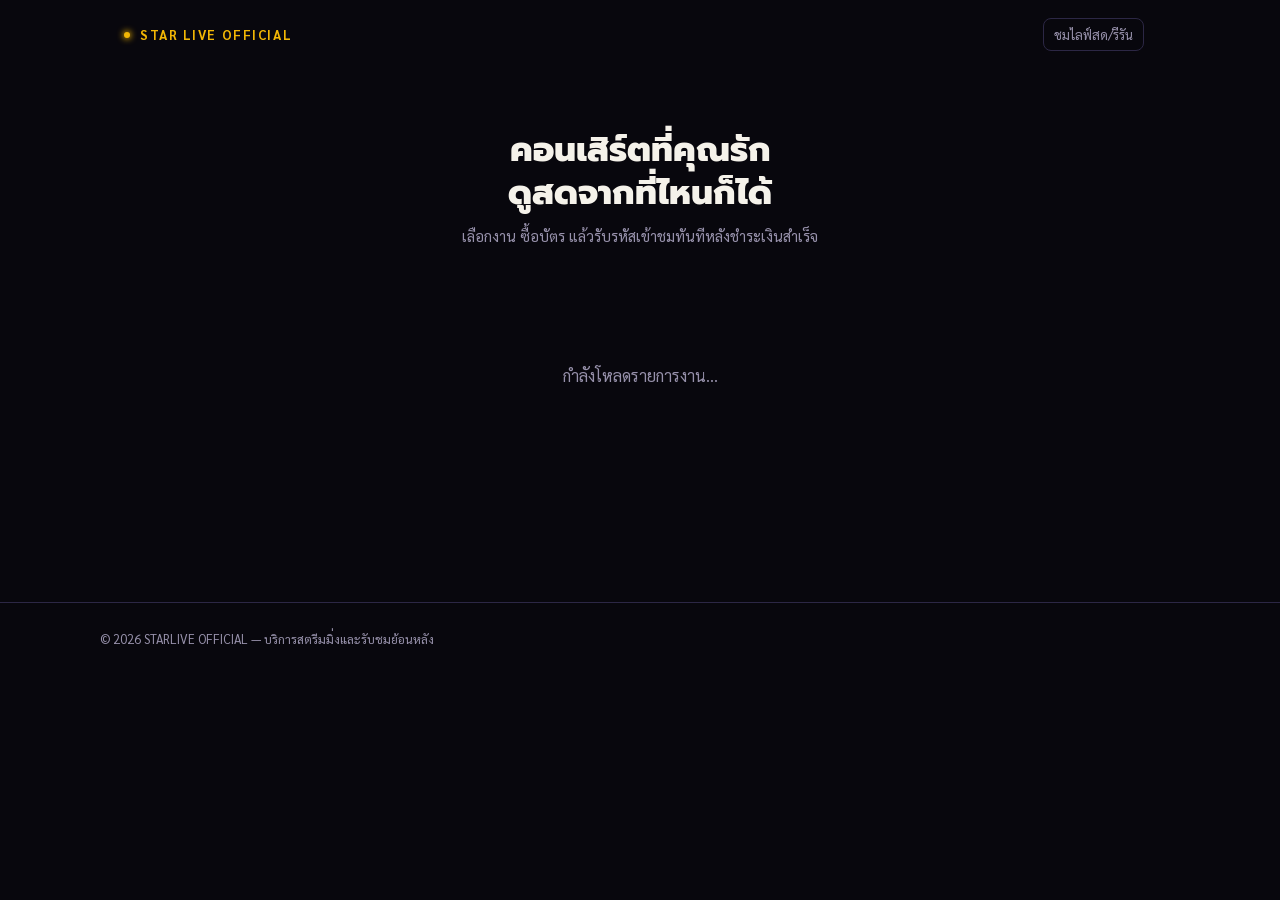
<file: index.html>
<!DOCTYPE html>
<html lang="th">
<head>
<meta charset="UTF-8" />
<meta name="viewport" content="width=device-width, initial-scale=1.0" />
<title>Star Live Official</title>
<link rel="preconnect" href="https://fonts.googleapis.com" />
<link rel="icon" type="image/svg+xml" href="data:image/svg+xml,<svg xmlns='http://www.w3.org/2000/svg' viewBox='0 0 24 24'><defs><radialGradient id='g' cx='50%25' cy='50%25' r='50%25'><stop offset='0%25' stop-color='%23FFF275'/><stop offset='60%25' stop-color='%23FFD700'/><stop offset='100%25' stop-color='%23FFA500'/></radialGradient></defs><path d='M12 0C12 6.627 6.627 12 0 12C6.627 12 12 17.373 12 24C12 17.373 17.373 12 24 12C17.373 12 12 6.627 12 0Z' fill='url(%23g)'/></svg>">
<link href="https://fonts.googleapis.com/css2?family=Prompt:wght@500;600;700;800&family=Sarabun:wght@400;500;600&display=swap" rel="stylesheet" />
<link rel="stylesheet" href="./style.css" />
</head>
<body>
<div class="stage-bg"></div>

<header class="home-header">
  <div class="marquee-brand"><span class="bulb"></span> STAR LIVE OFFICIAL</div>
  <div class="home-header-right">
    <a href="./watch.html" class="icon-btn ghost home-watch-btn">ชมไลฟ์สด/รีรัน</a>
    <div id="headerAuthArea"></div>
  </div>
</header>

<main class="home-shell">
  <section class="home-hero">
    <h1 class="display home-hero-title">คอนเสิร์ตที่คุณรัก<br />ดูสดจากที่ไหนก็ได้</h1>
    <p class="muted home-hero-sub">เลือกงาน ซื้อบัตร แล้วรับรหัสเข้าชมทันทีหลังชำระเงินสำเร็จ</p>
  </section>

  <section id="eventGrid" class="event-grid"></section>
  <p id="eventEmpty" class="muted" style="display:none; text-align:center; padding:60px 0;">ยังไม่มีงานที่เปิดขายในตอนนี้</p>
  <p id="eventLoading" class="muted" style="text-align:center; padding:60px 0;">กำลังโหลดรายการงาน...</p>
</main>

<footer class="site-footer">
  <div class="site-footer-inner">
    <p class="site-footer-copy">© 2026 STARLIVE OFFICIAL — บริการสตรีมมิ่งและรับชมย้อนหลัง</p>
    <div class="site-footer-social" id="footerSocial"></div>
  </div>
</footer>

<script type="module" src="./js/home.js"></script>
</body>
</html>
</file>
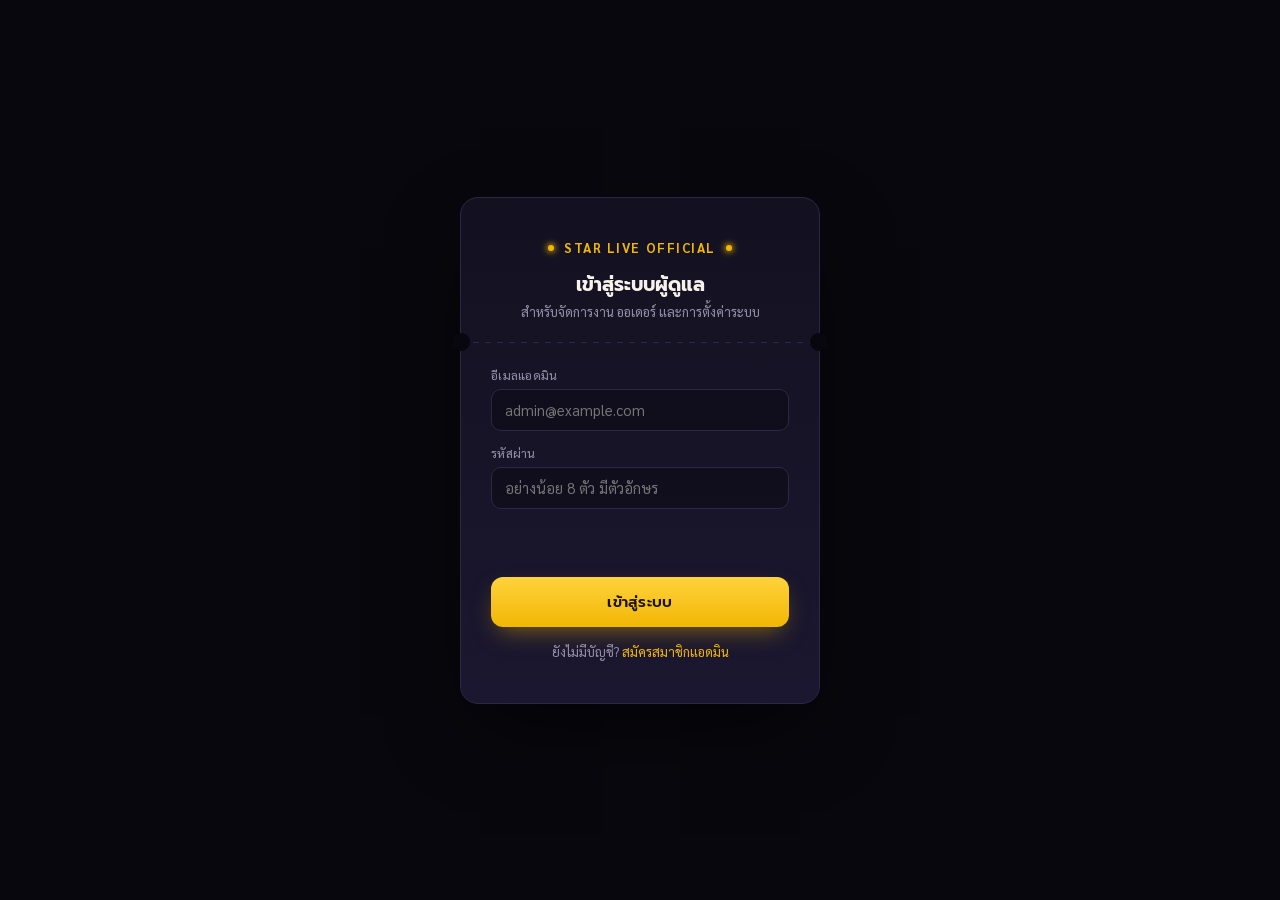
<file: admin.html>
<!DOCTYPE html>
<html lang="th">
<head>
<meta charset="UTF-8" />
<meta name="viewport" content="width=device-width, initial-scale=1.0" />
<title>Star Live Official — Admin</title>
<link rel="preconnect" href="https://fonts.googleapis.com" />
<link rel="icon" type="image/svg+xml" href="data:image/svg+xml,<svg xmlns='http://www.w3.org/2000/svg' viewBox='0 0 24 24'><defs><radialGradient id='g' cx='50%' cy='50%' r='50%'><stop offset='0%' stop-color='%23FFFFFF'/><stop offset='40%' stop-color='%23FFF275'/><stop offset='100%' stop-color='%23FFB700'/></radialGradient></defs><path d='M12 0C12 6.627 6.627 12 0 12C6.627 12 12 17.373 12 24C12 17.373 17.373 12 24 12C17.373 12 12 6.627 12 0Z' fill='url(%23g)'/><path d='M19 2C19 3.1 18.1 4 17 4C18.1 4 19 4.9 19 6C19 4.9 19.9 4 21 4C19.9 4 19 3.1 19 2Z' fill='%23FFF'/></svg>">
<link href="https://fonts.googleapis.com/css2?family=Prompt:wght@500;600;700;800&family=Sarabun:wght@400;500;600&family=Mali:wght@600;700&display=swap" rel="stylesheet" />
<link rel="stylesheet" href="./style.css" />
<link rel="stylesheet" href="./cardshop.css" />
</head>
<body>
<div class="stage-bg"></div>

<!-- Login gate -->
<div id="loginScreen" style="min-height:100vh; display:flex; align-items:center; justify-content:center; padding:24px;">
  <div class="pass-card" style="width:min(360px, 92vw);">
    <div style="text-align:center;">
      <div class="marquee-brand"><span class="bulb"></span> STAR LIVE OFFICIAL <span class="bulb"></span></div>
      <h1 class="display" id="authTitle" style="font-size:19px; font-weight:700; margin:14px 0 4px;">เข้าสู่ระบบผู้ดูแล</h1>
      <p class="muted" id="authSubtitle" style="font-size:13px; margin:0;">สำหรับจัดการงาน ออเดอร์ และการตั้งค่าระบบ</p>
    </div>
    <div class="perforation"></div>

    <form id="loginForm">
      <div style="margin-bottom:14px;">
        <label class="field-label" for="adminEmail">อีเมลแอดมิน</label>
        <input id="adminEmail" type="email" class="field-input" placeholder="admin@example.com" required />
      </div>
      <div>
        <label class="field-label" for="adminPassword">รหัสผ่าน</label>
        <input id="adminPassword" type="password" class="field-input" placeholder="อย่างน้อย 8 ตัว มีตัวอักษร" required minlength="8" />
      </div>
      <p class="error-text" id="loginError"></p>
      <button type="submit" class="btn-marquee" id="loginBtn">เข้าสู่ระบบ</button>
      <p class="muted" style="text-align:center; font-size:13px; margin-top:16px;">
        ยังไม่มีบัญชี? <a href="#" id="showSignup" style="color:var(--amber); text-decoration:none;">สมัครสมาชิกแอดมิน</a>
      </p>
    </form>

    <form id="signupForm" style="display:none;">
      <div style="margin-bottom:14px;">
        <label class="field-label" for="signupEmail">อีเมล</label>
        <input id="signupEmail" type="email" class="field-input" placeholder="admin@example.com" required />
      </div>
      <div style="margin-bottom:14px;">
        <label class="field-label" for="signupPassword">รหัสผ่าน</label>
        <input id="signupPassword" type="password" class="field-input" placeholder="อย่างน้อย 8 ตัว มีตัวอักษร" required minlength="8" />
      </div>
      <div style="margin-bottom:14px;">
        <label class="field-label" for="signupPasswordConfirm">ยืนยันรหัสผ่าน</label>
        <input id="signupPasswordConfirm" type="password" class="field-input" placeholder="พิมพ์รหัสผ่านอีกครั้ง" required minlength="8" />
      </div>
      <div>
        <label class="field-label" for="inviteCode">รหัสเชิญแอดมิน</label>
        <input id="inviteCode" type="text" class="field-input" placeholder="รหัสที่ได้รับจากผู้ดูแลระบบ" required />
      </div>
      <p class="error-text" id="signupError"></p>
      <button type="submit" class="btn-marquee" id="signupBtn">สมัครสมาชิก</button>
      <p class="muted" style="text-align:center; font-size:13px; margin-top:16px;">
        มีบัญชีอยู่แล้ว? <a href="#" id="showLogin" style="color:var(--amber); text-decoration:none;">เข้าสู่ระบบ</a>
      </p>
    </form>
  </div>
</div>

<!-- Dashboard -->
<div id="dashboard" class="admin-shell" style="display:none;">
  <div style="display:flex; align-items:center; justify-content:space-between; margin-bottom:20px; flex-wrap:wrap; gap:12px;">
    <div class="sys-switch" id="sysSwitch">
      <button type="button" class="marquee-brand sys-brand" id="sysBrandBtn" aria-haspopup="true" aria-expanded="false"><span class="bulb"></span> STAR LIVE OFFICIAL — ADMIN <svg class="sys-caret" viewBox="0 0 24 24" fill="none" stroke="currentColor" stroke-width="2.5" stroke-linecap="round" stroke-linejoin="round" aria-hidden="true"><polyline points="6 9 12 15 18 9"/></svg></button>
      <div class="sys-menu" id="sysMenu" style="display:none;">
        <a href="./admin.html" class="on">LIVE &amp; REPLAY<svg class="cs-ic" viewBox="0 0 24 24" fill="none" stroke="currentColor" stroke-width="3" stroke-linecap="round" stroke-linejoin="round" aria-hidden="true"><polyline points="20 6 9 17 4 12"/></svg></a>
        <a href="./cardshop-admin.html">CARD SHOP</a>
      </div>
    </div>
    <div style="display:flex; gap:10px;">
      <button id="settingsBtn" class="icon-btn ghost" title="ตั้งค่าระบบ" aria-label="ตั้งค่าระบบ">
        <svg width="16" height="16" viewBox="0 0 24 24" fill="none" stroke="currentColor" stroke-width="2" stroke-linecap="round" stroke-linejoin="round" style="vertical-align:-3px;">
          <circle cx="12" cy="12" r="3"></circle>
          <path d="M19.4 15a1.65 1.65 0 0 0 .33 1.82l.06.06a2 2 0 1 1-2.83 2.83l-.06-.06a1.65 1.65 0 0 0-1.82-.33 1.65 1.65 0 0 0-1 1.51V21a2 2 0 0 1-4 0v-.09A1.65 1.65 0 0 0 9 19.4a1.65 1.65 0 0 0-1.82.33l-.06.06a2 2 0 1 1-2.83-2.83l.06-.06a1.65 1.65 0 0 0 .33-1.82 1.65 1.65 0 0 0-1.51-1H3a2 2 0 0 1 0-4h.09A1.65 1.65 0 0 0 4.6 9a1.65 1.65 0 0 0-.33-1.82l-.06-.06a2 2 0 1 1 2.83-2.83l.06.06a1.65 1.65 0 0 0 1.82.33H9a1.65 1.65 0 0 0 1-1.51V3a2 2 0 0 1 4 0v.09a1.65 1.65 0 0 0 1 1.51 1.65 1.65 0 0 0 1.82-.33l.06-.06a2 2 0 1 1 2.83 2.83l-.06.06a1.65 1.65 0 0 0-.33 1.82V9a1.65 1.65 0 0 0 1.51 1H21a2 2 0 0 1 0 4h-.09a1.65 1.65 0 0 0-1.51 1z"></path>
        </svg>
      </button>
      <button id="logoutBtn" class="icon-btn">ออกจากระบบ</button>
    </div>
  </div>

  <div class="admin-tabs">
    <button type="button" class="admin-tab-btn active" data-tab="events">งาน</button>
    <button type="button" class="admin-tab-btn" data-tab="orders">ออเดอร์</button>
    <button type="button" class="admin-tab-btn" data-tab="manual">ออกรหัส</button>
    <button type="button" class="admin-tab-btn" data-tab="live">กำลังดู</button>
    <button type="button" class="admin-tab-btn" data-tab="summary">สรุปยอด</button>
    <button type="button" class="admin-tab-btn" data-tab="discount">โค้ดส่วนลด</button>
    <button type="button" class="admin-tab-btn" data-tab="members">สมาชิก</button>
    <button type="button" class="admin-tab-btn" data-tab="slipcheck">ตรวจสลิป</button>
    <button type="button" class="admin-tab-btn" data-tab="reviews">รีวิว</button>
    <button type="button" class="admin-tab-btn" data-tab="signs">ออกแบบป้าย</button>
    <button type="button" class="admin-tab-btn" data-tab="messages">ข้อความ</button>
  </div>

  <!-- ============ Tab: งาน (Events) ============ -->
  <div id="eventsTab" class="admin-tab-panel">
    <button id="newEventBtn" class="btn-marquee" style="width:auto; margin:0 0 20px; padding:10px 18px;">+ สร้างงานใหม่</button>

    <div id="eventFormCard" class="admin-card" style="display:none; margin-bottom:24px;">
      <h2 class="display" id="eventFormTitle" style="font-size:16px; margin:0 0 16px;">สร้างงานใหม่</h2>
      <form id="eventForm">
        <input type="hidden" id="eventIdInput" />

        <div style="margin-bottom:14px;">
          <label class="field-label" for="evTitle">ชื่องาน</label>
          <input id="evTitle" class="field-input" placeholder="เช่น Fan Meeting Vol.1" required />
        </div>

        <div style="margin-bottom:14px;">
          <label class="field-label" for="evDescription">รายละเอียดงาน</label>
          <textarea id="evDescription" class="field-input" rows="3" style="resize:vertical; font-family:'Sarabun',sans-serif;"></textarea>
        </div>

        <div style="margin-bottom:14px;">
          <label class="field-label" for="evBannerFile">โปสเตอร์งาน</label>
          <input id="evBannerFile" type="file" accept="image/*" class="field-input" style="padding:8px;" />
          <img id="evBannerPreview" style="display:none; max-width:160px; border-radius:8px; margin-top:8px;" />
        </div>

        <div style="margin-bottom:14px;">
          <label class="field-label" for="evStatus">สถานะงาน</label>
          <select id="evStatus" class="field-input">
            <option value="upcoming">กำลังจะถึง (ยังไม่เปิดถ่ายทอด)</option>
            <option value="live">กำลังถ่ายทอดสด</option>
            <option value="rerun">รีรัน</option>
            <option value="ended">ปิดการถ่ายทอดแล้ว</option>
          </select>
        </div>

        <div style="margin-bottom:14px;">
          <label class="field-label" for="evPreviewUrl">ตัวอย่าง / ทีเซอร์คอนเสิร์ต (ลิงก์ YouTube)</label>
          <input id="evPreviewUrl" class="field-input" placeholder="เช่น https://www.youtube.com/watch?v=xxxxxxxxxxx (ไม่บังคับ)" />
          <p class="muted" style="font-size:12px; margin:6px 0 0; line-height:1.6;">
            ลูกค้าที่ซื้อแล้วจะเห็นคลิปนี้ในหน้าดู (ป้าย "ทีเซอร์คอนเสิร์ต") ตอนที่วันนั้นยังไม่มีลิงก์ไลฟ์/รีรัน
            พอกรอกลิงก์ไลฟ์ของวันนั้น ระบบจะสลับเป็นไลฟ์เอง ไม่ต้องลบช่องนี้
          </p>
        </div>

        <div style="margin-bottom:14px;">
          <label class="field-label" for="evSlug">ชื่อลิงก์ของงาน <span class="muted" style="font-size:11px;">(ไม่บังคับ)</span></label>
          <input id="evSlug" class="field-input" maxlength="50" placeholder="เช่น dewteefancon" autocapitalize="off" autocomplete="off" />
          <p id="evSlugPreview" class="muted" style="font-size:12px; margin:6px 0 0; line-height:1.6;">ตัวอักษรอังกฤษพิมพ์เล็ก ตัวเลข และขีด (-) ความยาว 3-50 ตัว ลิงก์จะเป็น เว็บของคุณ/ชื่อที่ตั้ง</p>
        </div>

        <div style="margin-bottom:14px;">
          <label class="field-label" for="evLineGroupUrl">ลิงก์กลุ่ม LINE ของงานนี้ (ใช้ร่วมกันทุกวันของงาน)</label>
          <input id="evLineGroupUrl" class="field-input" placeholder="https://line.me/ti/g2/xxxxxxxx (ไม่บังคับ)" />
          <p class="muted" style="font-size:12px; margin:6px 0 0; line-height:1.6;">
            ลูกค้าที่ซื้องานนี้จะเห็นปุ่มเข้ากลุ่มนี้ ถ้าเว้นว่างจะใช้กลุ่มรวมจากหน้าตั้งค่าแทน
          </p>
        </div>

        <div style="margin-bottom:14px;">
          <label class="field-label" for="evRerunMonths">ระยะเวลารับชมรีรัน (เดือน)</label>
          <input id="evRerunMonths" type="number" min="1" class="field-input" value="6" />
        </div>

        <div class="perforation"></div>

        <h3 class="display" style="font-size:14px; margin:0 0 12px;">วันจัดงาน</h3>
        <div id="dayRows" style="display:flex; flex-direction:column; gap:10px; margin-bottom:10px;"></div>
        <button type="button" id="addDayBtn" class="icon-btn ghost" style="margin-bottom:18px;">+ เพิ่มวัน</button>

        <div class="perforation"></div>

        <h3 class="display" style="font-size:14px; margin:0 0 4px;">แพ็กเกจราคา</h3>
        <p class="muted" style="font-size:12px; margin:0 0 12px;">ระบบจะสร้างตัวเลือกรอบวันให้อัตโนมัติจากวันจัดงานด้านบน</p>
        <div id="packageRows" style="display:flex; flex-direction:column; gap:10px; margin-bottom:18px;"></div>

        <p class="error-text" id="eventFormError"></p>

        <div style="display:flex; gap:10px;">
          <button type="submit" class="btn-marquee" style="margin:0;" id="saveEventBtn">บันทึกงาน</button>
          <button type="button" id="cancelEventFormBtn" class="icon-btn" style="padding:0 18px;">ยกเลิก</button>
        </div>
      </form>
    </div>

    <div id="eventListWrap" style="display:flex; flex-direction:column; gap:12px;"></div>
    <p id="eventEmptyState" class="muted" style="display:none; text-align:center; padding:40px 0;">ยังไม่มีงานในระบบ กด "สร้างงานใหม่" เพื่อเริ่มต้น</p>
  </div>

  <!-- ============ Tab: ออเดอร์ (Orders) ============ -->
  <div id="ordersTab" class="admin-tab-panel" style="display:none;">
    <div style="display:flex; gap:10px; margin-bottom:16px; flex-wrap:wrap;">
      <input id="orderSearchInput" class="field-input" style="flex:1; min-width:200px;" placeholder="ค้นหาเลขออเดอร์ / รหัสเข้าชม / ชื่อลูกค้า..." />
      <button type="button" id="orderRefreshBtn" class="order-refresh-btn" title="รีเฟรชออเดอร์" aria-label="รีเฟรชออเดอร์">
        <svg viewBox="0 0 24 24" width="20" height="20" fill="none" stroke="currentColor" stroke-width="2" stroke-linecap="round" stroke-linejoin="round" aria-hidden="true"><path d="M21 12a9 9 0 1 1-2.64-6.36"/><polyline points="21 3 21 9 15 9"/></svg>
      </button>
      <select id="orderEventFilter" class="field-input" style="max-width:260px;" aria-label="กรองตามงาน">
        <option value="">ทุกงาน</option>
      </select>
      <select id="orderStatusFilter" class="field-input" style="max-width:220px;">
        <option value="">ทุกสถานะ</option>
        <option value="pending_payment">รอชำระเงิน</option>
        <option value="paid">ชำระเงินสำเร็จ</option>
        <option value="failed">ตรวจสอบไม่สำเร็จ</option>
        <option value="cancelled">ยกเลิก</option>
      </select>
    </div>
    <div id="adminOrderList" style="display:flex; flex-direction:column; gap:12px;"></div>
    <p id="orderEmptyState" class="muted" style="display:none; text-align:center; padding:40px 0;">ไม่มีออเดอร์ในหมวดนี้</p>
  </div>

  <!-- ============ Tab: ออกรหัสไลน์ (Manual/LINE orders) ============ -->
  <div id="manualTab" class="admin-tab-panel" style="display:none;">
    <div class="admin-card" style="max-width:520px;">
      <h2 class="display" style="font-size:16px; margin:0 0 4px;">ออกรหัสให้ลูกค้าที่สั่งผ่านไลน์</h2>
      <p class="muted" style="font-size:12.5px; margin:0 0 20px;">ใช้เมื่อแอดมินตรวจสลิปเองผ่านแชท LINE แล้ว เลือกงาน/แพ็กเกจที่มีอยู่จริงในระบบ ระบบจะออกรหัสให้ทันที (ถือว่าจ่ายแล้ว)</p>

      <form id="manualOrderForm">
        <div style="margin-bottom:14px;">
          <label class="field-label" for="manualEventSelect">งาน</label>
          <select id="manualEventSelect" class="field-input" required>
            <option value="">-- เลือกงาน --</option>
          </select>
        </div>

        <div style="margin-bottom:14px;">
          <label class="field-label" for="manualPackageSelect">แพ็กเกจ</label>
          <select id="manualPackageSelect" class="field-input" required disabled>
            <option value="">-- เลือกงานก่อน --</option>
          </select>
        </div>

        <div style="margin-bottom:14px;">
          <label class="field-label" for="manualDayOptionSelect">รอบวันที่</label>
          <select id="manualDayOptionSelect" class="field-input" required disabled>
            <option value="">-- เลือกแพ็กเกจก่อน --</option>
          </select>
        </div>

        <div style="margin-bottom:14px;">
          <label class="field-label" for="manualCustomerNote">ชื่อ/ข้อมูลลูกค้า (ไว้อ้างอิงเอง ไม่แสดงให้ลูกค้าเห็น)</label>
          <input id="manualCustomerNote" class="field-input" placeholder="เช่น LINE: คุณเอ 08x-xxx-xxxx" />
        </div>

        <div style="margin-bottom:14px;">
          <label class="field-label" for="manualSlipFile">แนบสลิป (ไม่บังคับ — เก็บไว้อ้างอิง เผื่อลูกค้าลืมรหัสทีหลังจะได้หาเจอง่าย)</label>
          <input id="manualSlipFile" type="file" accept="image/*" class="field-input" style="padding:8px;" />
          <img id="manualSlipPreview" style="display:none; max-width:160px; margin-top:8px; border-radius:8px;" />
        </div>

        <p class="error-text" id="manualOrderError"></p>
        <button type="submit" class="btn-marquee" id="manualOrderSubmitBtn" style="margin:0;">ออกรหัส</button>
      </form>
    </div>
    <p class="muted" style="max-width:520px; font-size:12px; margin:14px 0 0;">ค้นหาออเดอร์/รหัสที่เคยออกไปแล้วได้ใน tab "ออเดอร์" ด้านบน — พิมพ์ชื่อลูกค้า เลขออเดอร์ หรือรหัสเข้าชมในช่องค้นหาได้เลย</p>
  </div>

  <!-- ============ Tab: กำลังดู (Live viewers) ============ -->
  <div id="liveTab" class="admin-tab-panel" style="display:none;">
    <div class="admin-card" style="margin-bottom:20px; text-align:center;">
      <p class="muted" style="font-size:12.5px; margin:0 0 6px;">เครื่องที่กำลังรับชม (นับจากระบบล็อกอุปกรณ์จริง ไม่ใช่สถิติของ Cloudflare · 1 รหัสดูได้ 2 เครื่อง)</p>
      <div class="display" id="liveViewerCount" style="font-size:36px; color:var(--amber); font-weight:800;">0</div>
      <p class="muted" style="font-size:11.5px; margin:6px 0 0;">อัปเดตอัตโนมัติทุก 10 วินาที</p>
    </div>

    <div id="liveViewerList" style="display:flex; flex-direction:column; gap:10px;"></div>
    <p id="liveViewerEmptyState" class="muted" style="display:none; text-align:center; padding:40px 0;">ยังไม่มีใครกำลังดู</p>
  </div>

  <!-- ============ Tab: สรุปยอด (Revenue summary) ============ -->
  <div id="summaryTab" class="admin-tab-panel" style="display:none;">
    <div style="display:flex; gap:10px; margin-bottom:16px; flex-wrap:wrap; align-items:center;">
      <select id="summaryRangeSelect" class="field-input" style="max-width:220px;">
        <option value="all">ทั้งหมด</option>
        <option value="today">วันนี้</option>
        <option value="7">7 วันล่าสุด</option>
        <option value="30">30 วันล่าสุด</option>
      </select>
      <button type="button" id="summaryRefreshBtn" class="icon-btn ghost" style="width:auto; padding:0 16px;">รีเฟรช</button>
      <span class="muted" style="font-size:12px;">นับเฉพาะออเดอร์ที่ชำระเงินสำเร็จแล้ว</span>
    </div>

    <div class="admin-card" style="margin-bottom:20px;">
      <div id="summaryTotals" style="display:flex; gap:20px; flex-wrap:wrap; justify-content:space-around; text-align:center;">
        <div>
          <p class="muted" style="font-size:12.5px; margin:0 0 4px;">ยอดขายรวมทั้งหมด</p>
          <div class="display" id="summaryTotalRevenue" style="font-size:30px; color:var(--amber); font-weight:800;">0฿</div>
        </div>
        <div>
          <p class="muted" style="font-size:12.5px; margin:0 0 4px;">จำนวนลูกค้า (คน)</p>
          <div class="display" id="summaryTotalCustomers" style="font-size:30px; font-weight:800;">0</div>
        </div>
        <div>
          <p class="muted" style="font-size:12.5px; margin:0 0 4px;">จำนวนบัตรที่ขายได้</p>
          <div class="display" id="summaryTotalOrders" style="font-size:30px; font-weight:800;">0</div>
        </div>
      </div>
    </div>

    <div id="summaryEventList" style="display:flex; flex-direction:column; gap:12px;"></div>
    <p id="summaryEmptyState" class="muted" style="display:none; text-align:center; padding:40px 0;">ยังไม่มียอดขายในช่วงเวลานี้</p>
  </div>

  <!-- ============ Tab: โค้ดส่วนลด (Discount codes) ============ -->
  <div id="discountTab" class="admin-tab-panel" style="display:none;">
    <div class="admin-card" style="max-width:520px; margin-bottom:24px;">
      <h2 class="display" style="font-size:16px; margin:0 0 16px;">สร้างโค้ดส่วนลดใหม่</h2>
      <form id="discountForm">
        <div style="margin-bottom:14px;">
          <label class="field-label" for="discountCodeCreateInput">โค้ด (ขั้นต่ำ 6 ตัว ไม่จำกัดความยาว ตัวเลข+ตัวอักษรพิมพ์ใหญ่เท่านั้น)</label>
          <div style="display:flex; gap:8px;">
            <input id="discountCodeCreateInput" class="field-input" placeholder="เช่น SAVE50" style="text-transform:uppercase;" required pattern="[A-Z0-9]{6,}" />
            <select id="randomDiscountLengthSelect" class="field-input" style="flex-shrink:0; width:auto;" aria-label="ความยาวโค้ดที่สุ่ม">
              <option value="6">6 ตัว</option>
              <option value="7">7 ตัว</option>
              <option value="8">8 ตัว</option>
              <option value="9">9 ตัว</option>
              <option value="10">10 ตัว</option>
            </select>
            <button type="button" id="randomDiscountCodeBtn" class="icon-btn ghost" style="flex-shrink:0; width:auto; padding:0 16px;">สุ่มโค้ด</button>
          </div>
          <p class="muted" style="font-size:12px; margin:6px 0 0;">ปุ่มสุ่มโค้ดสุ่มได้ 6–10 ตัว (เลือกจำนวนตัวทางซ้ายของปุ่ม) หรือพิมพ์เองก็ได้ ยาวเท่าไรก็ได้ตั้งแต่ 6 ตัวขึ้นไป</p>
        </div>

        <div style="margin-bottom:14px;">
          <label class="field-label" for="discountTypeSelect">รูปแบบส่วนลด</label>
          <select id="discountTypeSelect" class="field-input">
            <option value="fixed">ลดเป็นจำนวนเงิน (บาท)</option>
            <option value="percent">ลดเป็นเปอร์เซ็นต์ (%)</option>
          </select>
        </div>

        <div style="margin-bottom:14px;">
          <label class="field-label" for="discountValueInput" id="discountValueLabel">ลดกี่บาท</label>
          <input id="discountValueInput" type="number" min="1" step="0.01" class="field-input" placeholder="เช่น 50" required />
        </div>

        <div style="margin-bottom:14px;">
          <label class="field-label" for="discountMaxUsesInput">ใช้ได้กี่สิทธิ์</label>
          <input id="discountMaxUsesInput" type="number" min="1" step="1" class="field-input" placeholder="เช่น 20" required />
        </div>

        <div style="margin-bottom:14px;">
          <label class="field-label" for="discountEventSelect">ใช้ได้กับงาน</label>
          <select id="discountEventSelect" class="field-input">
            <option value="">ทุกงาน</option>
          </select>
        </div>

        <div style="margin-bottom:14px;">
          <label class="field-label" for="discountStartsInput">เริ่มใช้โค้ดวันที่ (เว้นว่าง = ใช้ได้ทันที)</label>
          <input id="discountStartsInput" type="date" class="field-input" />
          <p class="muted" style="font-size:12px; margin:6px 0 0;">เริ่มใช้ได้ตั้งแต่เวลา 00:00 น. ของวันที่เลือก (เวลาประเทศไทย) ตั้งล่วงหน้าได้ และโค้ดจะโผล่ในหน้าโปรโมชั่นก่อนวันเริ่มใช้ 1 วัน</p>
        </div>

        <div style="margin-bottom:14px;">
          <label class="field-label" for="discountExpiresInput">ใช้ได้ถึงวันที่ (เว้นว่าง = ไม่มีวันหมดอายุ)</label>
          <input id="discountExpiresInput" type="date" class="field-input" />
          <p class="muted" style="font-size:12px; margin:6px 0 0;">ใช้ได้จนถึงเวลา 23:59 น. ของวันที่เลือก (เวลาประเทศไทย)</p>
        </div>

        <p class="error-text" id="discountFormError"></p>
        <button type="submit" class="btn-marquee" id="createDiscountBtn" style="margin:0;">สร้างโค้ด</button>
      </form>
    </div>

    <div id="discountListWrap" style="display:flex; flex-direction:column; gap:12px;"></div>
    <p id="discountEmptyState" class="muted" style="display:none; text-align:center; padding:40px 0;">ยังไม่มีโค้ดส่วนลดในระบบ</p>
  </div>

  <!-- ============ Tab: สมาชิก (Members) ============ -->
  <div id="membersTab" class="admin-tab-panel" style="display:none;">
    <div style="display:flex; gap:10px; margin-bottom:16px; flex-wrap:wrap; align-items:center;">
      <input id="memberSearchInput" class="field-input" style="flex:1; min-width:200px;" placeholder="ค้นหาชื่อ / อีเมล / เบอร์โทร..." />
      <button type="button" id="codeMembersToggle" class="icon-btn" style="white-space:nowrap;">รหัสประจำตัวลูกค้า</button>
      <span class="muted" id="memberCountLabel" style="font-size:12.5px; white-space:nowrap;"></span>
    </div>
    <div id="userMembersWrap">
      <div id="memberListWrap" style="display:flex; flex-direction:column; gap:12px;"></div>
      <p id="memberEmptyState" class="muted" style="display:none; text-align:center; padding:40px 0;">ยังไม่มีสมาชิกสมัครเข้ามา</p>
    </div>

    <!-- รหัสประจำตัวลูกค้า (ลูกค้าตั้งเอง ขึ้นต้น ST) -->
    <div id="codeMembersRoot" style="display:none;">
      <h3 class="display" style="font-size:16px; margin:0 0 4px; color:var(--amber);">รหัสประจำตัวลูกค้า</h3>
      <p class="muted" style="font-size:12.5px; line-height:1.6; margin:0 0 12px;">ลูกค้าที่เลือก "เข้าสู่ระบบโดยตั้งรหัสเอง" ลูกค้าเปลี่ยนรหัสเองไม่ได้ ต้องทักมาให้แอดมินเปลี่ยนให้ (ตรวจชื่อ/LINE และหลักฐานการซื้อก่อน)</p>
      <div id="codeMemberBanner" style="display:none; border:1px solid rgba(242,183,5,.45); background:rgba(242,183,5,.1); border-radius:12px; padding:10px 14px; font-size:13px; line-height:1.8; margin-bottom:12px;"></div>
      <p class="muted" id="codeMemberCount" style="font-size:12.5px; margin:0 0 10px;"></p>
      <div id="codeMemberList" style="display:flex; flex-direction:column; gap:12px;"></div>
    </div>
  </div>

  <!-- ============ Tab: รีวิว (Reviews) ============ -->
  <div id="reviewsTab" class="admin-tab-panel" style="display:none;">
    <style>.rv-admin-stars .rv-stars{display:inline-flex;gap:2px;line-height:0}.rv-badge{display:inline-block;font-size:11.5px;padding:2px 8px;border-radius:999px;border:1px solid var(--line)}.rv-badge.pending{color:#ffb84d;border-color:#ffb84d}.rv-badge.published{color:#5ad18f;border-color:#5ad18f}.rv-badge.hidden{color:var(--muted)}</style>
    <div class="admin-card" style="padding:16px; margin-bottom:16px; display:flex; flex-direction:column; gap:14px;">
      <div style="display:flex; gap:12px; flex-wrap:wrap; align-items:center;">
        <label class="muted" style="font-size:13px;" for="reviewThemeSelect">ธีมหน้ารีวิว</label>
        <select id="reviewThemeSelect" class="field-input" style="width:auto; min-width:220px;"></select>
        <span class="muted" id="reviewThemeStatus" style="font-size:12.5px;"></span>
        <a href="./review" target="_blank" rel="noopener" class="icon-btn ghost" style="text-decoration:none; display:inline-block;">เปิดหน้ารีวิว</a>
      </div>
      <label style="display:flex; gap:8px; align-items:center; font-size:13.5px; cursor:pointer;">
        <input type="checkbox" id="reviewRequireApproval" />
        ตรวจก่อนแสดงทุกรีวิว (รีวิวใหม่จะรอแอดมินกดอนุมัติ)
      </label>
      <div>
        <label class="field-label" for="reviewBlockedWords">คำที่ต้องการกัน (คั่นด้วยจุลภาค) — รีวิวที่มีคำเหล่านี้จะถูกพักไว้รอตรวจ</label>
        <textarea id="reviewBlockedWords" class="field-input" rows="2" maxlength="1000" placeholder="เช่น คำหยาบ, ชื่อคู่แข่ง"></textarea>
      </div>
      <div style="display:flex; gap:10px; align-items:center;">
        <button type="button" id="reviewSettingsSaveBtn" class="icon-btn">บันทึกการตั้งค่ารีวิว</button>
        <span class="muted" id="reviewSettingsStatus" style="font-size:12.5px;"></span>
      </div>
      <p class="muted" style="font-size:12px; margin:0;">ระบบกันสแปมอัตโนมัติ: ช่องล่อบอท, จำกัด IP (2 รีวิว/ชม., 5 รีวิว/วัน), กันข้อความซ้ำ, กรองลิงก์/เบอร์โทร/คำหยาบ/โฆษณาพนัน → รอตรวจ</p>
    </div>
    <div style="display:flex; gap:10px; margin-bottom:16px; flex-wrap:wrap; align-items:center;">
      <select id="reviewFilterSelect" class="field-input" style="width:auto;">
        <option value="all">ทั้งหมด</option>
        <option value="pending">รอตรวจ</option>
        <option value="published">ที่แสดงอยู่</option>
        <option value="hidden">ที่ซ่อนไว้</option>
      </select>
      <span class="muted" id="reviewCountLabel" style="font-size:12.5px;"></span>
    </div>
    <div id="reviewListWrap" style="display:flex; flex-direction:column; gap:12px;"></div>
  </div>

  <!-- ============ Tab: ตรวจสลิป (Slip quota) ============ -->
  <!-- ============ Tab: ออกแบบป้าย (ริชเมนู / ช่องทางชำระเงิน) ============ -->
  <div id="signsTab" class="admin-tab-panel" style="display:none;"></div>

  <!-- ============ Tab: ข้อความ (ข้อความแนะนำงานพร้อมคัดลอก) ============ -->
  <div id="messagesTab" class="admin-tab-panel" style="display:none;"></div>

  <div id="slipcheckTab" class="admin-tab-panel" style="display:none;">
    <div class="admin-card" style="padding:18px;">
      <div style="display:flex; justify-content:space-between; align-items:center; gap:10px; flex-wrap:wrap;">
        <h3 class="display" style="margin:0;">โควต้าตรวจสลิป (Thunder)</h3>
        <button type="button" class="icon-btn ghost" id="slipQuotaRefresh">รีเฟรช</button>
      </div>
      <div id="slipQuotaMain" style="margin:14px 0 6px; font:800 34px Prompt; color:var(--amber);">-</div>
      <div id="slipQuotaSub" class="muted" style="font-size:13px;">กำลังโหลด...</div>
      <div style="height:10px; background:var(--line); border-radius:99px; overflow:hidden; margin-top:12px;">
        <div id="slipQuotaBar" style="height:100%; width:0%; background:var(--amber); transition:width .3s;"></div>
      </div>
      <p id="slipQuotaErr" class="error-text"></p>
    </div>

    <div class="admin-card" style="padding:18px; margin-top:14px;">
      <h3 class="display" style="margin:0 0 8px;">สลิปที่ตรวจไม่ผ่านล่าสุด</h3>
      <p class="muted" style="font-size:12.5px; margin:0 0 10px;">ดูเหตุผลที่ระบบตรวจสลิปปฏิเสธ (ร้านไลฟ์ + ร้านการ์ด)</p>
      <div id="slipFailList"></div>
    </div>

    <details style="margin-top:14px;">
      <summary class="muted" style="cursor:pointer; font-size:12.5px;">ข้อมูลดิบจาก Thunder (ไว้ตรวจสอบ)</summary>
      <pre id="slipQuotaRaw" style="white-space:pre-wrap; font-size:12px; margin-top:8px;"></pre>
    </details>
  </div>
</div>

<!-- Modal: ผลลัพธ์การออกรหัสไลน์ -->
<div id="manualResultOverlay" class="modal-overlay" style="display:none;">
  <div class="admin-card modal-card" style="text-align:center;">
    <div class="verify-icon verify-icon-success"><svg class="ico" viewBox="0 0 24 24" width="30" height="30" fill="none" stroke="currentColor" stroke-width="3" stroke-linecap="round" stroke-linejoin="round" aria-hidden="true"><path d="M5 12.5l4.5 4.5L19 7.5"/></svg></div>
    <h3 class="display" style="margin:14px 0 4px; font-size:17px;">ออกรหัสสำเร็จแล้ว</h3>
    <p class="muted" style="font-size:12.5px; margin:0 0 16px;">คัดลอกข้อความด้านล่างไปส่งให้ลูกค้าทางไลน์ได้เลย</p>

    <textarea id="manualResultText" readonly rows="10" class="field-input" style="text-align:left; font-family:'Sarabun',sans-serif; line-height:1.7; resize:vertical;"></textarea>

    <div style="display:flex; gap:10px; margin-top:16px;">
      <button type="button" id="manualResultCloseBtn" class="icon-btn" style="flex:1;">ปิด</button>
      <button type="button" id="manualResultCopyBtn" class="btn-marquee" style="flex:1; margin:0;">คัดลอกข้อความ</button>
    </div>
  </div>
</div>

<!-- Settings modal -->
<div id="settingsOverlay" class="modal-overlay" style="display:none;">
  <div class="admin-card modal-card" style="max-width: 520px;">
    <div style="display:flex; align-items:center; justify-content:space-between; margin-bottom:16px;">
      <div style="display:flex; align-items:center; gap:8px;">
        <button type="button" id="settingsBackBtn" class="icon-btn ghost" style="display:none; padding:5px 9px;" aria-label="กลับ"><svg class="ico" viewBox="0 0 24 24" width="16" height="16" fill="none" stroke="currentColor" stroke-width="1.8" stroke-linecap="round" stroke-linejoin="round" aria-hidden="true"><path d="M15 18l-6-6 6-6"/></svg></button>
        <h2 class="display" id="settingsTitle" style="font-size:16px; margin:0; color:var(--amber); display:flex; align-items:center; gap:8px;"><svg class="ico" viewBox="0 0 24 24" width="18" height="18" fill="none" stroke="currentColor" stroke-width="1.8" stroke-linecap="round" stroke-linejoin="round" aria-hidden="true"><circle cx="12" cy="12" r="3"/><path d="M19.4 15a1.7 1.7 0 00.3 1.8l.1.1a2 2 0 11-2.8 2.8l-.1-.1a1.7 1.7 0 00-1.8-.3 1.7 1.7 0 00-1 1.5V21a2 2 0 11-4 0v-.1a1.7 1.7 0 00-1.1-1.5 1.7 1.7 0 00-1.8.3l-.1.1a2 2 0 11-2.8-2.8l.1-.1a1.7 1.7 0 00.3-1.8 1.7 1.7 0 00-1.5-1H3a2 2 0 110-4h.1a1.7 1.7 0 001.5-1.1 1.7 1.7 0 00-.3-1.8l-.1-.1a2 2 0 112.8-2.8l.1.1a1.7 1.7 0 001.8.3H9a1.7 1.7 0 001-1.5V3a2 2 0 114 0v.1a1.7 1.7 0 001 1.5 1.7 1.7 0 001.8-.3l.1-.1a2 2 0 112.8 2.8l-.1.1a1.7 1.7 0 00-.3 1.8V9a1.7 1.7 0 001.5 1H21a2 2 0 110 4h-.1a1.7 1.7 0 00-1.5 1z"/></svg><span>ตั้งค่าระบบ</span></h2>
      </div>
      <button type="button" id="closeSettingsBtn" class="icon-btn ghost" style="padding:5px 9px;" aria-label="ปิด"><svg class="ico" viewBox="0 0 24 24" width="16" height="16" fill="none" stroke="currentColor" stroke-width="1.8" stroke-linecap="round" stroke-linejoin="round" aria-hidden="true"><path d="M6 6l12 12M18 6L6 18"/></svg></button>
    </div>

    <form id="settingsForm">

      <!-- เมนูหมวดหมู่ -->
      <div id="settingsMenu" class="settings-menu">
        <button type="button" class="settings-menu-item" data-category="shop">
          <span class="settings-menu-icon"><svg class="ico" viewBox="0 0 24 24" width="22" height="22" fill="none" stroke="currentColor" stroke-width="1.8" stroke-linecap="round" stroke-linejoin="round" aria-hidden="true"><path d="M3 9l1.5-5h15L21 9"/><path d="M4 9v11h16V9"/><path d="M3 9a3 3 0 006 0 3 3 0 006 0 3 3 0 006 0"/><path d="M10 20v-5h4v5"/></svg></span>
          <span class="settings-menu-text">
            <strong>ข้อมูลร้าน</strong>
            <small>ชื่อร้านที่แสดงในระบบ</small>
          </span>
          <span class="settings-menu-arrow"><svg class="ico" viewBox="0 0 24 24" width="18" height="18" fill="none" stroke="currentColor" stroke-width="1.8" stroke-linecap="round" stroke-linejoin="round" aria-hidden="true"><path d="M9 18l6-6-6-6"/></svg></span>
        </button>

        <button type="button" class="settings-menu-item" data-category="payment">
          <span class="settings-menu-icon"><svg class="ico" viewBox="0 0 24 24" width="22" height="22" fill="none" stroke="currentColor" stroke-width="1.8" stroke-linecap="round" stroke-linejoin="round" aria-hidden="true"><rect x="2" y="5" width="20" height="14" rx="2"/><path d="M2 10h20M6 15h4"/></svg></span>
          <span class="settings-menu-text">
            <strong>การชำระเงิน</strong>
            <small>พร้อมเพย์ ชื่อบัญชี และโลโก้ QR</small>
          </span>
          <span class="settings-menu-arrow"><svg class="ico" viewBox="0 0 24 24" width="18" height="18" fill="none" stroke="currentColor" stroke-width="1.8" stroke-linecap="round" stroke-linejoin="round" aria-hidden="true"><path d="M9 18l6-6-6-6"/></svg></span>
        </button>

        <button type="button" class="settings-menu-item" data-category="contact">
          <span class="settings-menu-icon"><svg class="ico" viewBox="0 0 24 24" width="22" height="22" fill="none" stroke="currentColor" stroke-width="1.8" stroke-linecap="round" stroke-linejoin="round" aria-hidden="true"><path d="M21 12a8 8 0 01-11.6 7.1L4 20l1-4.4A8 8 0 1121 12z"/></svg></span>
          <span class="settings-menu-text">
            <strong>ช่องทางติดต่อ & โซเชียล</strong>
            <small>LINE OA, LINE OpenChat, TikTok</small>
          </span>
          <span class="settings-menu-arrow"><svg class="ico" viewBox="0 0 24 24" width="18" height="18" fill="none" stroke="currentColor" stroke-width="1.8" stroke-linecap="round" stroke-linejoin="round" aria-hidden="true"><path d="M9 18l6-6-6-6"/></svg></span>
        </button>

        <button type="button" class="settings-menu-item" data-category="rules">
          <span class="settings-menu-icon"><svg class="ico" viewBox="0 0 24 24" width="22" height="22" fill="none" stroke="currentColor" stroke-width="1.8" stroke-linecap="round" stroke-linejoin="round" aria-hidden="true"><rect x="5" y="4" width="14" height="17" rx="2"/><rect x="9" y="2" width="6" height="4" rx="1"/><path d="M9 11h6M9 15h6"/></svg></span>
          <span class="settings-menu-text">
            <strong>กฎการรับชม</strong>
            <small>ข้อความ Pop-up ก่อนเข้าดูไลฟ์</small>
          </span>
          <span class="settings-menu-arrow"><svg class="ico" viewBox="0 0 24 24" width="18" height="18" fill="none" stroke="currentColor" stroke-width="1.8" stroke-linecap="round" stroke-linejoin="round" aria-hidden="true"><path d="M9 18l6-6-6-6"/></svg></span>
        </button>

        <button type="button" class="settings-menu-item" data-category="special">
          <span class="settings-menu-icon"><svg class="ico" viewBox="0 0 24 24" width="22" height="22" fill="none" stroke="currentColor" stroke-width="1.8" stroke-linecap="round" stroke-linejoin="round" aria-hidden="true"><path d="M12 21s-6-5.6-6-10a6 6 0 1112 0c0 4.4-6 10-6 10z"/><circle cx="12" cy="11" r="2.2"/></svg></span>
          <span class="settings-menu-text">
            <strong>รายละเอียดพิเศษ</strong>
            <small>ข้อความเฉพาะงาน แสดงแทนคำชวน LINE OpenChat สำหรับลูกค้าที่ซื้อตอนเป็นรีรัน</small>
          </span>
          <span class="settings-menu-arrow"><svg class="ico" viewBox="0 0 24 24" width="18" height="18" fill="none" stroke="currentColor" stroke-width="1.8" stroke-linecap="round" stroke-linejoin="round" aria-hidden="true"><path d="M9 18l6-6-6-6"/></svg></span>
        </button>
        <button type="button" class="settings-menu-item" data-category="ephoto">
          <span class="settings-menu-icon"><svg class="ico" viewBox="0 0 24 24" width="22" height="22" fill="none" stroke="currentColor" stroke-width="1.8" stroke-linecap="round" stroke-linejoin="round" aria-hidden="true"><path d="M4 8h3l1.5-2h7L17 8h3a1 1 0 011 1v9a1 1 0 01-1 1H4a1 1 0 01-1-1V9a1 1 0 011-1z"/><circle cx="12" cy="13" r="3.5"/></svg></span>
          <span class="settings-menu-text">
            <strong>E-Photo</strong>
            <small>ตั้งค่าลิงก์รับ E-Photo แยกตามงานและวัน (ปุ่มในหน้ารับชม)</small>
          </span>
          <span class="settings-menu-arrow"><svg class="ico" viewBox="0 0 24 24" width="18" height="18" fill="none" stroke="currentColor" stroke-width="1.8" stroke-linecap="round" stroke-linejoin="round" aria-hidden="true"><path d="M9 18l6-6-6-6"/></svg></span>
        </button>
        <button type="button" class="settings-menu-item" data-category="kick">
          <span class="settings-menu-icon"><svg class="ico" viewBox="0 0 24 24" width="22" height="22" fill="none" stroke="currentColor" stroke-width="1.8" stroke-linecap="round" stroke-linejoin="round" aria-hidden="true"><path d="M4 6h16a1 1 0 011 1v9a1 1 0 01-1 1H4a1 1 0 01-1-1V7a1 1 0 011-1z"/><path d="M8 21h8M12 17v4"/><path d="M10 9.5v3l3-1.5z"/></svg></span>
          <span class="settings-menu-text">
            <strong>การรับชมพิเศษ</strong>
            <small>ใช้ลิงก์ Kick แทน Cloudflare แยกตามงาน</small>
          </span>
          <span class="settings-menu-arrow"><svg class="ico" viewBox="0 0 24 24" width="18" height="18" fill="none" stroke="currentColor" stroke-width="1.8" stroke-linecap="round" stroke-linejoin="round" aria-hidden="true"><path d="M9 18l6-6-6-6"/></svg></span>
        </button>
        <button type="button" class="settings-menu-item" data-category="stats">
          <span class="settings-menu-icon"><svg class="ico" viewBox="0 0 24 24" width="22" height="22" fill="none" stroke="currentColor" stroke-width="1.8" stroke-linecap="round" stroke-linejoin="round" aria-hidden="true"><path d="M4 20V10M10 20V4M16 20v-7M22 20H2"/></svg></span>
          <span class="settings-menu-text">
            <strong>สถิติการใช้งาน</strong>
            <small>ดูจำนวนคนเข้าเว็บ แยกลูกค้า/แอดมิน เลือกช่วงเวลาและรายหน้า</small>
          </span>
          <span class="settings-menu-arrow"><svg class="ico" viewBox="0 0 24 24" width="18" height="18" fill="none" stroke="currentColor" stroke-width="1.8" stroke-linecap="round" stroke-linejoin="round" aria-hidden="true"><path d="M9 18l6-6-6-6"/></svg></span>
        </button>
      </div>

      <!-- หมวด: ข้อมูลร้าน -->
      <div id="settingsCategoryShop" class="settings-category" style="display:none;">
        <div style="margin-bottom:14px;">
          <label class="field-label" for="shopNameInput">ชื่อร้าน (แสดงในระบบ)</label>
          <input id="shopNameInput" class="field-input" placeholder="Star Live Official" />
        </div>
      </div>

      <!-- หมวด: การชำระเงิน -->
      <div id="settingsCategoryPayment" class="settings-category" style="display:none;">
        <div style="margin-bottom:14px;">
          <label class="field-label" for="promptpayIdInput">หมายเลขพร้อมเพย์ (เบอร์โทร / เลขบัตรประชาชน)</label>
          <input id="promptpayIdInput" class="field-input" placeholder="เช่น 0812345678" />
        </div>

        <div style="margin-bottom:14px;">
          <label class="field-label" for="promptpayNameInput">ชื่อบัญชี / ชื่อร้าน (แสดงหน้าชำระเงิน)</label>
          <input id="promptpayNameInput" class="field-input" placeholder="เช่น Star Live Official" />
        </div>

        <div style="margin-bottom:14px;">
          <label class="field-label" for="promptpayLogoFile">โลโก้พร้อมเพย์ (แสดงตรงกลาง QR ตอนลูกค้ากด "บันทึกรูป QR")</label>
          <input id="promptpayLogoFile" type="file" accept="image/*" class="field-input" style="padding:8px;" />
          <img id="promptpayLogoPreview" style="display:none; max-width:80px; margin-top:8px; border-radius:8px; background:#fff; padding:4px;" />
        </div>
      </div>

      <!-- หมวด: ช่องทางติดต่อ & โซเชียล -->
      <div id="settingsCategoryContact" class="settings-category" style="display:none;">
        <div style="margin-bottom:14px;">
          <label class="field-label" for="lineOaInput">ลิงก์ LINE OA (สำหรับติดต่อแอดมิน)</label>
          <input id="lineOaInput" class="field-input" placeholder="https://line.me/R/ti/p/@your-line-oa" />
        </div>

        <div style="margin-bottom:14px;">
          <label class="field-label" for="lineOpenchatUrlInput">ลิงก์ LINE OpenChat (ชวนลูกค้าเข้าหลังชำระเงินสำเร็จ)</label>
          <input id="lineOpenchatUrlInput" class="field-input" placeholder="https://line.me/ti/g2/xxxxxxxx" />
        </div>

        <div style="margin-bottom:14px;">
          <label class="field-label" for="lineOpenchatMessageInput">ข้อความชวนเข้า LINE OpenChat (แสดงใน Pop-up หลังตรวจสลิปสำเร็จ)</label>
          <textarea id="lineOpenchatMessageInput" class="field-input" rows="3" placeholder="เข้าร่วม LINE OpenChat เพื่อรับข่าวสารและอัปเดตล่าสุดจากเรา" style="resize:vertical; font-family:'Sarabun',sans-serif; line-height:1.6;"></textarea>
        </div>

        <div style="margin-bottom:14px;">
          <label class="field-label" for="tiktokUrlInput">ลิงก์ TikTok (แสดงเป็นไอคอนที่ Footer หน้าแรก)</label>
          <input id="tiktokUrlInput" class="field-input" placeholder="https://www.tiktok.com/@your-account" />
        </div>
      </div>

      <!-- หมวด: กฎการรับชม -->
      <div id="settingsCategoryRules" class="settings-category" style="display:none;">
        <div style="margin-bottom:14px;">
          <label class="field-label" for="watchRulesNoticeInput">ข้อความกฎและข้อตกลงการรับชม (แสดงใน Pop-up หน้าชมสด)</label>
          <textarea id="watchRulesNoticeInput" class="field-input" rows="5" placeholder="กรอกกฎการรับชมที่นี่..." style="resize:vertical; font-family:'Sarabun',sans-serif; line-height:1.6;"></textarea>
        </div>
      </div>

      <!-- หมวด: รายละเอียดพิเศษต่องาน (แยกบันทึกเป็นเอกเทศ เพราะขึ้นกับงานที่เลือก ไม่ใช่ค่าตายตัวเหมือนหมวดอื่น) -->
      <div id="settingsCategorySpecial" class="settings-category" style="display:none;">
        <div style="margin-bottom:14px;">
          <label class="field-label" for="specialEventSelect">เลือกงาน</label>
          <select id="specialEventSelect" class="field-input">
            <option value="">-- เลือกงาน --</option>
          </select>
        </div>

        <div style="margin-bottom:14px;">
          <label class="field-label" for="specialNotesInput">
            รายละเอียดพิเศษ (แสดงเป็น Pop-up "รายละเอียด" ให้ลูกค้าที่ซื้อตอนงานนี้เป็นสถานะรีรันแล้วเท่านั้น
            แทนที่คำชวน LINE OpenChat — ถ้าเว้นว่างไว้ จะไม่มี Pop-up ขึ้นเลย)
          </label>
          <textarea id="specialNotesInput" class="field-input" rows="6" placeholder="เช่น รีรันวันแรกอาจมีสะดุดช่วง 30-60 นาทีแรก..." style="resize:vertical; font-family:'Sarabun',sans-serif; line-height:1.6;"></textarea>
        </div>

        <p class="error-text" id="specialNotesError"></p>
        <p class="muted" id="specialNotesSaved" style="text-align:center; font-size:13px; margin:0 0 4px; min-height:16px; color:#46c882;"></p>

        <button type="button" class="btn-marquee" style="margin:0;" id="saveSpecialNotesBtn" disabled>บันทึกรายละเอียดพิเศษ</button>
      </div>

      <!-- หมวด: E-Photo (ลิงก์ต่อวันของแต่ละงาน บันทึกแยกเอกเทศเหมือนรายละเอียดพิเศษ) -->
      <div id="settingsCategoryEphoto" class="settings-category" style="display:none;">
        <div style="margin-bottom:14px;">
          <label class="field-label" for="ephotoEventSelect">เลือกงาน</label>
          <select id="ephotoEventSelect" class="field-input">
            <option value="">-- เลือกงาน --</option>
          </select>
        </div>

        <div id="ephotoDaysList" style="display:flex; flex-direction:column; gap:14px; margin-bottom:14px;"></div>

        <p class="muted" style="font-size:12.5px; margin:0 0 12px; line-height:1.6;">
          วางลิงก์ Google Drive (หรือลิงก์อื่น) ของแต่ละวัน — ปล่อยว่างไว้ = ลูกค้าจะเห็นข้อความ "ยังไม่พร้อมให้รับ E-Photo"
          ลูกค้าต้องกรอกรหัสเข้าชมของตัวเองในหน้ารับชมก่อนจึงจะกดรับได้
        </p>

        <p class="error-text" id="ephotoError"></p>
        <p class="muted" id="ephotoSaved" style="text-align:center; font-size:13px; margin:0 0 4px; min-height:16px; color:#46c882;"></p>

        <button type="button" class="btn-marquee" style="margin:0;" id="saveEphotoBtn" disabled>บันทึกลิงก์ E-Photo</button>
      </div>

      <!-- หมวด: การรับชมพิเศษ (ลิงก์ Kick แยกรายวันของแต่ละงาน บันทึกแยกเอกเทศ) -->
      <div id="settingsCategoryKick" class="settings-category" style="display:none;">
        <div style="margin-bottom:14px;">
          <label class="field-label" for="kickEventSelect">เลือกงาน</label>
          <select id="kickEventSelect" class="field-input">
            <option value="">-- เลือกงาน --</option>
          </select>
        </div>

        <div id="kickDaysList" style="display:flex; flex-direction:column; gap:14px; margin-bottom:14px;"></div>

        <p class="muted" style="font-size:12.5px; margin:0 0 12px; line-height:1.6;">
          ใส่ลิงก์ Kick ของแต่ละวัน — ลิงก์ช่อง <code>https://kick.com/ชื่อช่อง</code> (หรือพิมพ์แค่ชื่อช่อง) = ถ่ายทอดสด ·
          ลิงก์วิดีโอ <code>https://kick.com/video/รหัสวิดีโอ</code> หรือลิงก์ <b>Google Drive</b> <code>https://drive.google.com/file/d/…/view</code> = รีรันชั่วคราวระหว่างรอไฟล์รีรันขึ้น Cloudflare
          (ไฟล์ใน Drive ต้องตั้งแชร์เป็น "ทุกคนที่มีลิงก์" ดูได้)
          (ไลฟ์จบแล้วให้เปลี่ยนจากลิงก์ช่องเป็นลิงก์วิดีโอ) · ถ้าวันนั้นตั้งรีรัน Cloudflare/YouTube ไว้ จะเล่นรีรันนั้นแทนเสมอ · ปล่อยว่าง = ใช้ไลฟ์ปกติ
        </p>

        <p class="error-text" id="kickError"></p>
        <p class="muted" id="kickSaved" style="text-align:center; font-size:13px; margin:0 0 4px; min-height:16px; color:#46c882;"></p>

        <button type="button" class="btn-marquee" style="margin:0;" id="saveKickBtn" disabled>บันทึกการรับชมพิเศษ</button>
      </div>

      <!-- หมวด: สถิติการใช้งาน -->
      <div id="settingsCategoryStats" class="settings-category" style="display:none;">
        <div id="statsRoot" style="text-align:left;">
          <div id="statsRanges" style="display:flex; gap:6px; flex-wrap:wrap; margin-bottom:10px;"></div>
          <label class="field-label" for="statsPage">เลือกหน้า</label>
          <select id="statsPage" class="field-input" style="margin-bottom:14px;"></select>
          <div id="statsOut"></div>
        </div>
      </div>

      <p class="error-text" id="settingsError"></p>
      <p class="muted" id="settingsSaved" style="text-align:center; font-size:13px; margin:0 0 4px; min-height:16px; color:#46c882;"></p>

      <div id="settingsFooterButtons" style="display:none; gap:10px;">
        <button type="submit" class="btn-marquee" style="margin:0;" id="saveSettingsBtn">บันทึกการตั้งค่า</button>
        <button type="button" id="cancelSettingsBtn" class="icon-btn" style="padding:0 18px;">ยกเลิก</button>
      </div>
    </form>
  </div>
</div>

<script type="module" src="./js/admin.js"></script>
<script>
  (function () {
    var b = document.getElementById("sysBrandBtn"), m = document.getElementById("sysMenu");
    if (!b || !m) return;
    b.addEventListener("click", function (e) { e.stopPropagation(); var o = m.style.display === "block"; m.style.display = o ? "none" : "block"; b.setAttribute("aria-expanded", String(!o)); });
    document.addEventListener("click", function () { m.style.display = "none"; b.setAttribute("aria-expanded", "false"); });
  })();
</script>
</body>
</html>
</file>
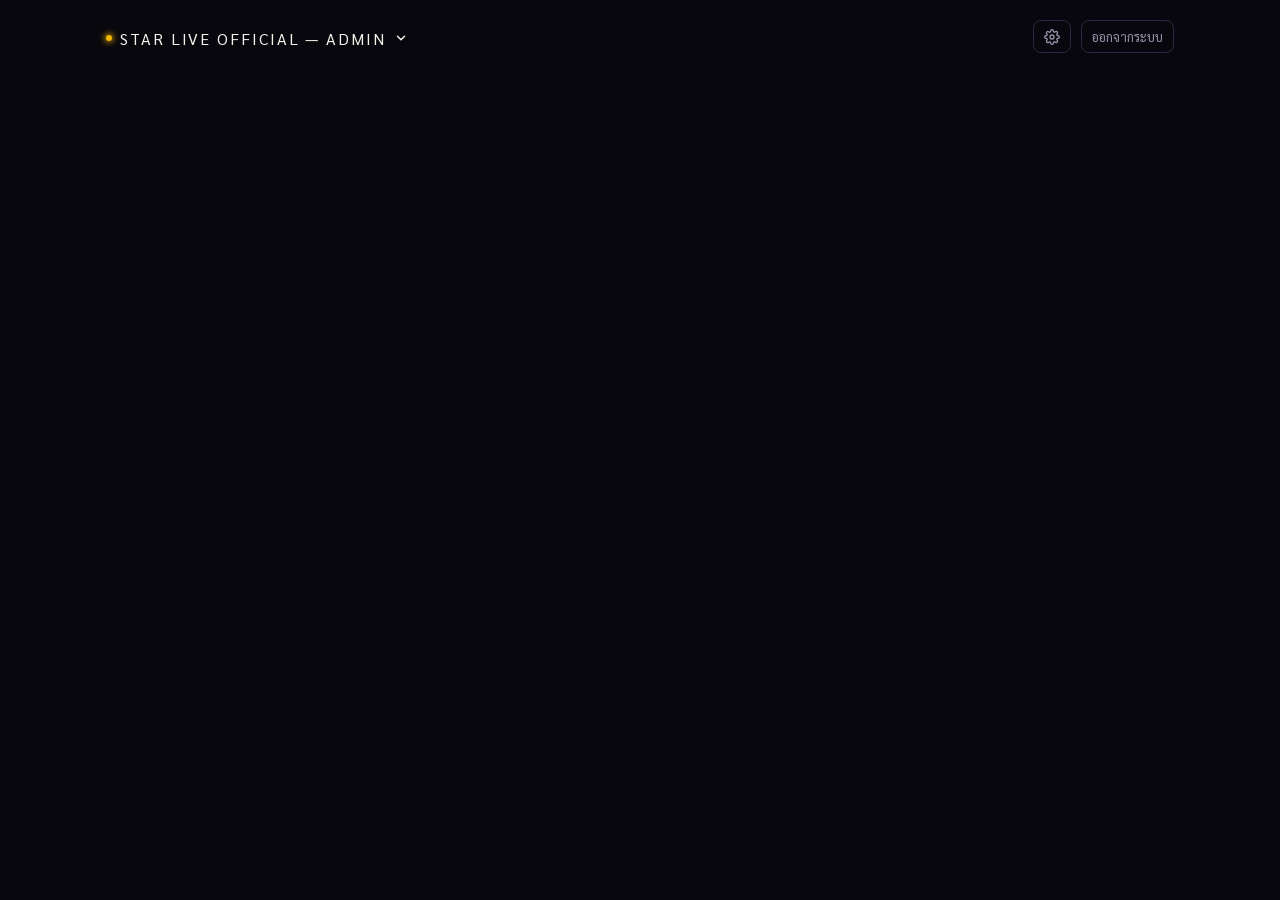
<file: cardshop-admin.html>
<!DOCTYPE html>
<html lang="th">
<head>
<meta charset="UTF-8" />
<meta name="viewport" content="width=device-width, initial-scale=1.0" />
<title>CARD SHOP — Admin | STARLIVE OFFICIAL</title>
<link rel="icon" type="image/svg+xml" href="data:image/svg+xml,<svg xmlns='http://www.w3.org/2000/svg' viewBox='0 0 24 24'><defs><radialGradient id='g' cx='50%' cy='50%' r='50%'><stop offset='0%' stop-color='%23FFFFFF'/><stop offset='40%' stop-color='%23FFF275'/><stop offset='100%' stop-color='%23FFB700'/></radialGradient></defs><path d='M12 0C12 6.627 6.627 12 0 12C6.627 12 12 17.373 12 24C12 17.373 17.373 12 24 12C17.373 12 12 6.627 12 0Z' fill='url(%23g)'/><path d='M19 2C19 3.1 18.1 4 17 4C18.1 4 19 4.9 19 6C19 4.9 19.9 4 21 4C19.9 4 19 3.1 19 2Z' fill='%23FFF'/></svg>">
<link href="https://fonts.googleapis.com/css2?family=Prompt:wght@500;600;700;800&family=Sarabun:wght@400;500;600&display=swap" rel="stylesheet" />
<link rel="stylesheet" href="./style.css" />
<link rel="stylesheet" href="./cardshop.css" />
</head>
<body>
<div class="stage-bg"></div>
<div class="ca">
  <div class="ca-top">
    <div class="sys-switch" id="sysSwitch">
      <button type="button" class="marquee-brand sys-brand" id="sysBrandBtn" aria-haspopup="true" aria-expanded="false"><span class="bulb"></span> STAR LIVE OFFICIAL — ADMIN <svg class="sys-caret" viewBox="0 0 24 24" fill="none" stroke="currentColor" stroke-width="2.5" stroke-linecap="round" stroke-linejoin="round" aria-hidden="true"><polyline points="6 9 12 15 18 9"/></svg></button>
      <div class="sys-menu" id="sysMenu" style="display:none;">
        <a href="./admin.html">LIVE &amp; REPLAY</a>
        <a href="./cardshop-admin.html" class="on">CARD SHOP<svg class="cs-ic" viewBox="0 0 24 24" fill="none" stroke="currentColor" stroke-width="3" stroke-linecap="round" stroke-linejoin="round" aria-hidden="true"><polyline points="20 6 9 17 4 12"/></svg></a>
      </div>
    </div>
    <div style="margin-left:auto;display:flex;gap:10px;">
      <button id="settingsBtn" class="icon-btn ghost" title="ตั้งค่าร้าน" aria-label="ตั้งค่าร้าน" type="button"><svg width="16" height="16" viewBox="0 0 24 24" fill="none" stroke="currentColor" stroke-width="2" stroke-linecap="round" stroke-linejoin="round" style="vertical-align:-3px;"><circle cx="12" cy="12" r="3"></circle><path d="M19.4 15a1.65 1.65 0 0 0 .33 1.82l.06.06a2 2 0 1 1-2.83 2.83l-.06-.06a1.65 1.65 0 0 0-1.82-.33 1.65 1.65 0 0 0-1 1.51V21a2 2 0 0 1-4 0v-.09A1.65 1.65 0 0 0 9 19.4a1.65 1.65 0 0 0-1.82.33l-.06.06a2 2 0 1 1-2.83-2.83l.06-.06a1.65 1.65 0 0 0 .33-1.82 1.65 1.65 0 0 0-1.51-1H3a2 2 0 0 1 0-4h.09A1.65 1.65 0 0 0 4.6 9a1.65 1.65 0 0 0-.33-1.82l-.06-.06a2 2 0 1 1 2.83-2.83l.06.06a1.65 1.65 0 0 0 1.82.33H9a1.65 1.65 0 0 0 1-1.51V3a2 2 0 0 1 4 0v.09a1.65 1.65 0 0 0 1 1.51 1.65 1.65 0 0 0 1.82-.33l.06-.06a2 2 0 1 1 2.83 2.83l-.06.06a1.65 1.65 0 0 0-.33 1.82V9a1.65 1.65 0 0 0 1.51 1H21a2 2 0 0 1 0 4h-.09a1.65 1.65 0 0 0-1.51 1z"></path></svg></button>
      <button id="logoutBtn" class="icon-btn" type="button">ออกจากระบบ</button>
    </div>
  </div>
  <p id="gate" class="muted" style="display:none">กรุณาเข้าสู่ระบบแอดมินที่หน้า <a href="./admin.html" style="color:var(--amber)">/admin</a> ก่อน แล้วกลับมาที่หน้านี้</p>
  <div id="app" style="display:none">
    <nav class="ca-menu" id="menu"></nav>
    <div id="view"></div>
  </div>
</div>
<script type="module" src="./js/cardshop-admin.js"></script>
<script>
  (function () {
    var b = document.getElementById("sysBrandBtn"), m = document.getElementById("sysMenu");
    if (!b || !m) return;
    b.addEventListener("click", function (e) { e.stopPropagation(); var o = m.style.display === "block"; m.style.display = o ? "none" : "block"; b.setAttribute("aria-expanded", String(!o)); });
    document.addEventListener("click", function () { m.style.display = "none"; b.setAttribute("aria-expanded", "false"); });
  })();
</script>
</body>
</html>
</file>
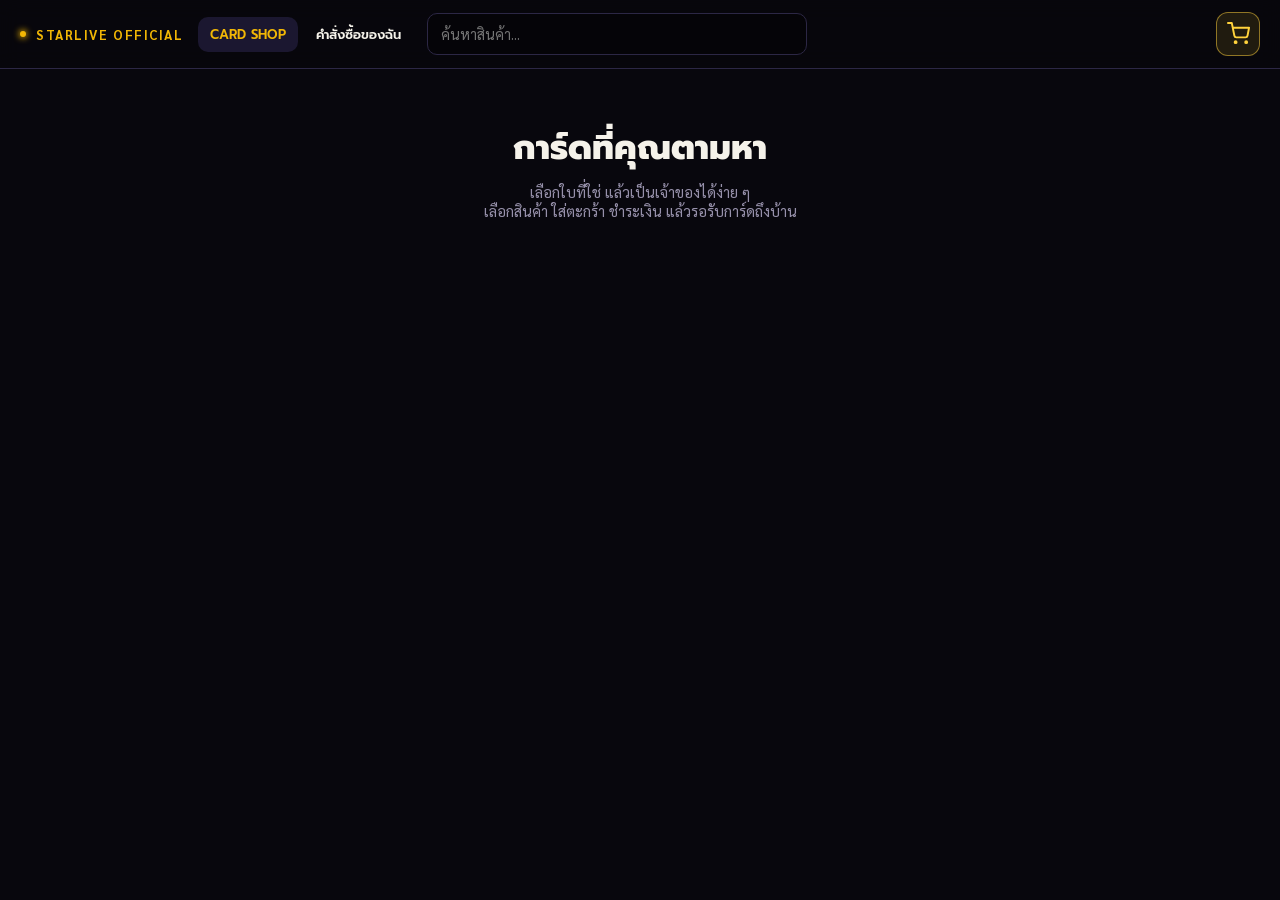
<file: cardshop.html>
<!DOCTYPE html>
<html lang="th">
<head>
<meta charset="UTF-8" />
<meta name="viewport" content="width=device-width, initial-scale=1.0" />
<title>CARD SHOP — STARLIVE OFFICIAL</title>
<link rel="icon" type="image/svg+xml" href="data:image/svg+xml,<svg xmlns='http://www.w3.org/2000/svg' viewBox='0 0 24 24'><defs><radialGradient id='g' cx='50%25' cy='50%25' r='50%25'><stop offset='0%25' stop-color='%23FFF275'/><stop offset='60%25' stop-color='%23FFD700'/><stop offset='100%25' stop-color='%23FFA500'/></radialGradient></defs><path d='M12 0C12 6.627 6.627 12 0 12C6.627 12 12 17.373 12 24C12 17.373 17.373 12 24 12C17.373 12 12 6.627 12 0Z' fill='url(%23g)'/></svg>">
<link href="https://fonts.googleapis.com/css2?family=Prompt:wght@500;600;700;800&family=Sarabun:wght@400;500;600&display=swap" rel="stylesheet" />
<link rel="stylesheet" href="./style.css" />
<link rel="stylesheet" href="./cardshop.css" />
</head>
<body>
<div class="stage-bg"></div>
<header class="cs-header">
  <a href="./cardshop.html" class="marquee-brand" style="text-decoration:none"><span class="bulb"></span> STARLIVE OFFICIAL</a>
  <nav class="cs-nav">
    <button class="on" id="navShop" type="button">CARD SHOP</button>
    <button id="navOrders" type="button">คำสั่งซื้อของฉัน</button>
  </nav>
  <input id="searchInput" class="field-input cs-search" placeholder="ค้นหาสินค้า..." />
  <div class="cs-right">
    <div id="headerAuthArea"></div>
    <button id="cartBtn" class="cs-cart-btn" type="button" aria-label="ตะกร้าสินค้า"><svg class="cs-ic" viewBox="0 0 24 24" fill="none" stroke="currentColor" stroke-width="2" stroke-linecap="round" stroke-linejoin="round" aria-hidden="true"><circle cx="9" cy="21" r="1"/><circle cx="20" cy="21" r="1"/><path d="M1 1h4l2.7 13.4a2 2 0 0 0 2 1.6h9.7a2 2 0 0 0 2-1.6L23 6H6"/></svg><span id="cartBadge" class="cs-badge" style="display:none">0</span></button>
  </div>
</header>

<main class="cs-shell">
  <section class="cs-hero">
    <h1 class="display home-hero-title">การ์ดที่คุณตามหา</h1>
    <p class="muted home-hero-sub">เลือกใบที่ใช่ แล้วเป็นเจ้าของได้ง่าย ๆ<br />เลือกสินค้า ใส่ตะกร้า ชำระเงิน แล้วรอรับการ์ดถึงบ้าน</p>
  </section>
  <div id="chips" class="cs-chips"></div>
  <section id="grid" class="cs-grid"></section>
  <p id="empty" class="muted" style="display:none;text-align:center;padding:60px 0">ไม่พบสินค้า</p>
</main>

<div id="layer" class="cs-layer"><div id="panel" class="cs-panel"></div></div>
<!-- Popup ตรวจสอบสลิป (เหมือนร้านไลฟ์) -->
<div id="verifyOverlay" class="modal-overlay" style="display:none;">
  <div class="admin-card modal-card" style="text-align:center;">

    <div id="verifyStepChecking">
      <div class="spinner"></div>
      <h2 class="display" style="font-size:16px; margin:18px 0 6px;">กำลังตรวจสอบสลิปชำระเงิน</h2>
      <p class="muted" style="font-size:13px; margin:0;">กรุณารอสักครู่ ไม่ต้องปิดหน้าต่างนี้</p>
    </div>

    <div id="verifyStepFailed" style="display:none;">
      <div class="verify-icon verify-icon-failed"><svg class="ico" viewBox="0 0 24 24" width="30" height="30" fill="none" stroke="currentColor" stroke-width="3" stroke-linecap="round" stroke-linejoin="round" aria-hidden="true"><path d="M6 6l12 12M18 6L6 18"/></svg></div>
      <h2 class="display" style="font-size:17px; margin:14px 0 8px;">ตรวจสอบไม่สำเร็จ</h2>
      <p class="muted" id="failReasonText" style="font-size:13.5px; margin:0 0 20px;"></p>

      <div style="display:flex; flex-direction:column; gap:10px;">
        <button type="button" id="retrySlipBtn" class="btn-marquee" style="margin:0;">ลองแนบสลิปอีกครั้ง</button>
        <a id="lineOaLink" href="#" target="_blank" rel="noopener" class="icon-btn ghost" style="text-decoration:none;">ติดต่อแอดมินผ่าน LINE OA</a>
      </div>
    </div>

  </div>
</div>

<div id="toast" class="cs-toast"></div>
<script type="module" src="./js/cardshop.js"></script>
</body>
</html>
</file>
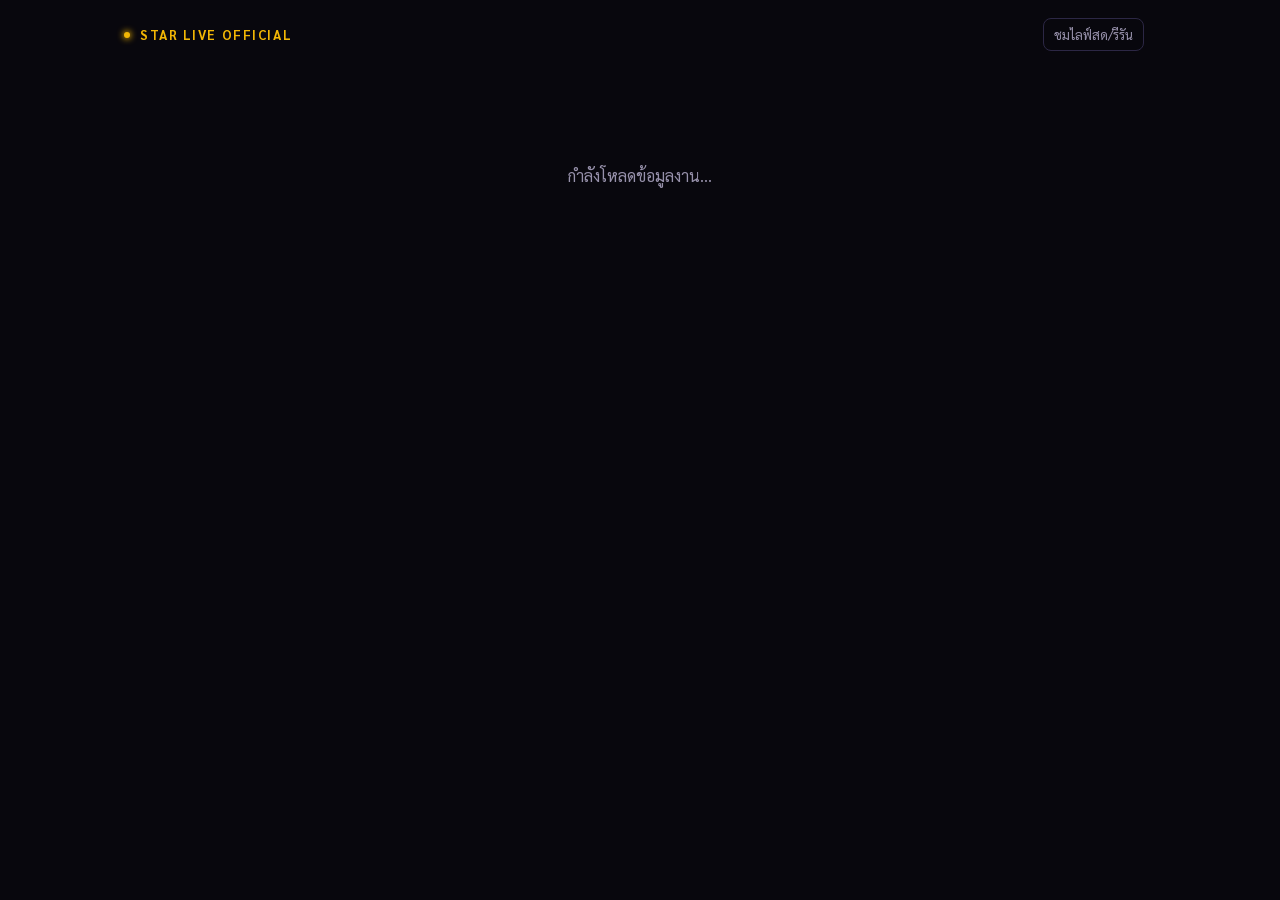
<file: event-detail.html>
<!DOCTYPE html>
<html lang="th">
<head>
<meta charset="UTF-8" />
<meta name="viewport" content="width=device-width, initial-scale=1.0" />
<title>รายละเอียดงาน — Star Live Official</title>
<link rel="preconnect" href="https://fonts.googleapis.com" />
<link rel="icon" type="image/svg+xml" href="data:image/svg+xml,<svg xmlns='http://www.w3.org/2000/svg' viewBox='0 0 24 24'><defs><radialGradient id='g' cx='50%25' cy='50%25' r='50%25'><stop offset='0%25' stop-color='%23FFF275'/><stop offset='60%25' stop-color='%23FFD700'/><stop offset='100%25' stop-color='%23FFA500'/></radialGradient></defs><path d='M12 0C12 6.627 6.627 12 0 12C6.627 12 12 17.373 12 24C12 17.373 17.373 12 24 12C17.373 12 12 6.627 12 0Z' fill='url(%23g)'/></svg>">
<link href="https://fonts.googleapis.com/css2?family=Prompt:wght@500;600;700;800&family=Sarabun:wght@400;500;600&display=swap" rel="stylesheet" />
<link rel="stylesheet" href="./style.css" />
</head>
<body>
<div class="stage-bg"></div>

<header class="home-header">
  <a href="./index.html" class="marquee-brand" style="text-decoration:none;"><span class="bulb"></span> STAR LIVE OFFICIAL</a>
  <div class="home-header-right">
    <a href="./watch.html" class="icon-btn ghost home-watch-btn">ชมไลฟ์สด/รีรัน</a>
    <div id="headerAuthArea"></div>
  </div>
</header>

<main class="home-shell" style="max-width:640px;">

  <p id="loadingText" class="muted" style="text-align:center; padding:60px 0;">กำลังโหลดข้อมูลงาน...</p>
  <p id="notFoundText" class="muted" style="display:none; text-align:center; padding:60px 0;">ไม่พบงานนี้ อาจถูกลบหรือปิดการขายแล้ว</p>

  <div id="eventDetailShell" style="display:none;">
    <div class="event-detail-banner" id="eventBanner"></div>

    <div style="text-align:center; margin: 22px 0 30px;">
      <h1 class="display" id="eventTitle" style="font-size:24px; margin:0 0 6px;"></h1>
      <p class="muted" id="eventDates" style="font-size:13.5px; margin:0 0 8px;"></p>
      <p class="muted" id="eventDescription" style="font-size:14px; margin:0;"></p>
    </div>

    <div class="pass-card" style="width:100%; max-width:480px; margin:0 auto;">
      <h2 class="display" style="font-size:15px; margin:0 0 14px;">เลือกแพ็กเกจ</h2>
      <div id="packageTabs" style="display:flex; flex-direction:column; gap:10px;"></div>

      <!-- เปลี่ยนจาก dropdown มาเป็นกรอบปุ่มเลือกหลายรอบวัน -->
      <div id="dayOptionWrap" style="display:none; margin-top:16px;">
        <label class="field-label" style="margin-bottom:8px; display:block;">เลือกรอบวันที่</label>
        <div id="dayOptionsGrid" style="display:flex; flex-direction:column; gap:10px;"></div>
      </div>

      <!-- ข้อความแสดงรอบวันแบบตายตัว เมื่อแพ็กเกจมีรอบเดียว (เช่น 3 วันเต็ม) -->
      <div id="singleDayOptionWrap" style="display:none; margin-top:16px;">
        <span class="field-label">รอบวันที่</span>
        <p id="singleDayOptionLabel" style="margin:6px 0 0; font-size:14.5px; color:var(--text); font-weight:600;"></p>
      </div>

      <div class="perforation"></div>
      <div style="display:flex; justify-content:space-between; align-items:baseline; margin-bottom:6px;">
        <span class="muted" style="font-size:13px;">ยอดชำระ</span>
        <span class="display" id="totalPrice" style="font-size:22px; color:var(--amber); font-weight:700;">—</span>
      </div>

      <div style="margin-top:14px; margin-bottom:6px;">
        <label class="field-label" for="discountCodeInput">มีโค้ดส่วนลด?</label>
        <div style="display:flex; gap:8px;">
          <input id="discountCodeInput" class="field-input" placeholder="กรอกโค้ดส่วนลด" style="text-transform:uppercase;" />
          <button type="button" id="applyDiscountBtn" class="icon-btn ghost" style="flex-shrink:0; width:auto; padding:0 16px;">ใช้โค้ด</button>
        </div>
        <p class="muted" id="discountResultText" style="font-size:12.5px; margin:8px 0 0; min-height:16px;"></p>
      </div>

      <p class="error-text" id="purchaseError"></p>
      <button type="button" id="payBtn" class="btn-marquee" disabled>ชำระเงิน</button>
    </div>
  </div>
</main>

<script type="module" src="./js/event-detail.js"></script>
</body>
</html>
</file>
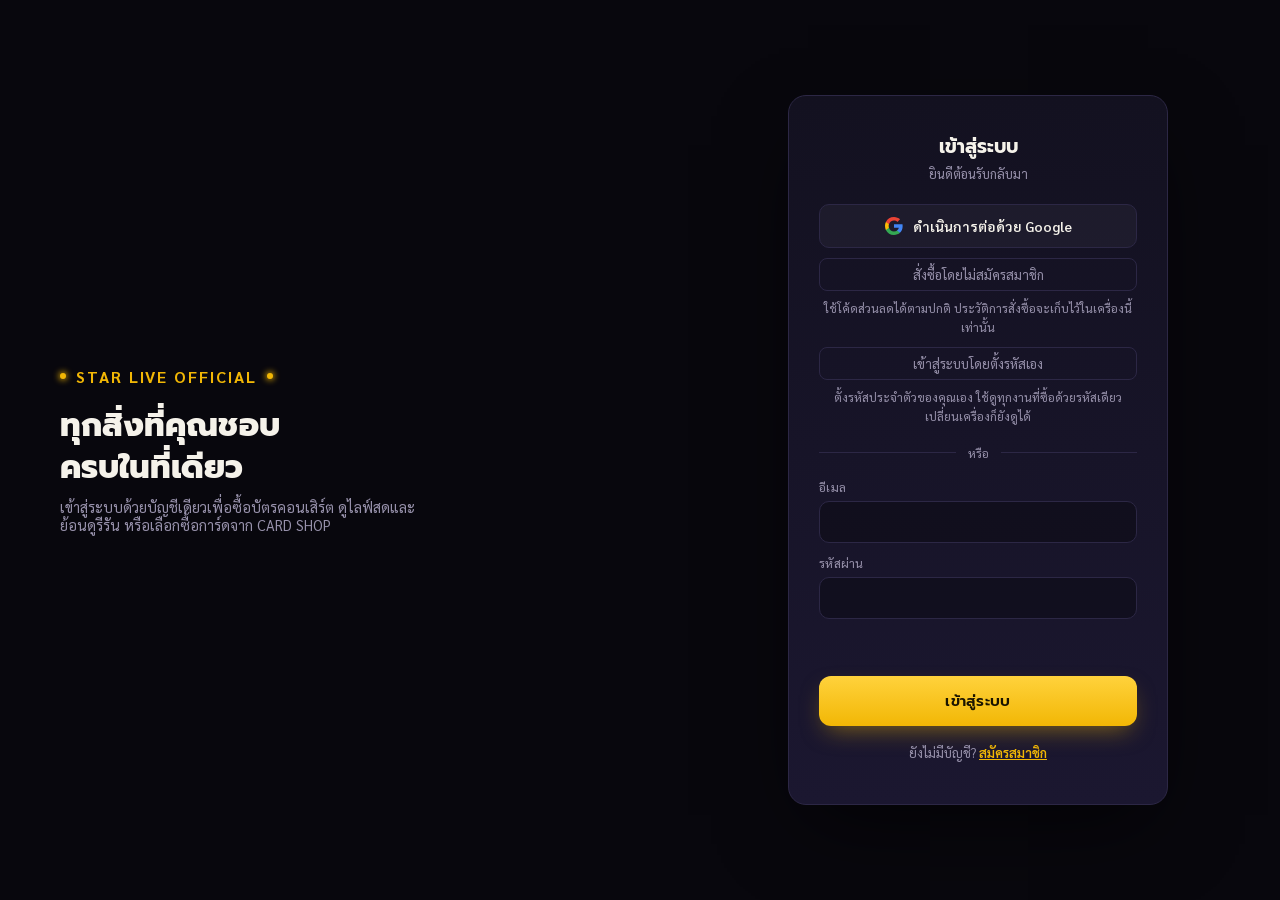
<file: login.html>
<!DOCTYPE html>
<html lang="th">
<head>
<meta charset="UTF-8" />
<meta name="viewport" content="width=device-width, initial-scale=1.0" />
<title>เข้าสู่ระบบ — Star Live Official</title>
<link rel="preconnect" href="https://fonts.googleapis.com" />
<link rel="icon" type="image/svg+xml" href="data:image/svg+xml,<svg xmlns='http://www.w3.org/2000/svg' viewBox='0 0 24 24'><defs><radialGradient id='g' cx='50%25' cy='50%25' r='50%25'><stop offset='0%25' stop-color='%23FFF275'/><stop offset='60%25' stop-color='%23FFD700'/><stop offset='100%25' stop-color='%23FFA500'/></radialGradient></defs><path d='M12 0C12 6.627 6.627 12 0 12C6.627 12 12 17.373 12 24C12 17.373 17.373 12 24 12C17.373 12 12 6.627 12 0Z' fill='url(%23g)'/></svg>">
<link href="https://fonts.googleapis.com/css2?family=Prompt:wght@500;600;700;800&family=Sarabun:wght@400;500;600&display=swap" rel="stylesheet" />
<link rel="stylesheet" href="./style.css" />
</head>
<body>
<div class="stage-bg"></div>

<div class="login-shell">

  <!-- ฝั่งแบรนด์: บนจอใหญ่อยู่ซ้าย, มือถืออยู่บน -->
  <div class="login-brand-panel">
    <div class="marquee-brand" style="font-size:16px;">
      <span class="bulb"></span> STAR LIVE OFFICIAL <span class="bulb"></span>
    </div>
    <h1 class="display login-brand-headline">ทุกสิ่งที่คุณชอบ<br />ครบในที่เดียว</h1>
    <p class="muted login-brand-sub">เข้าสู่ระบบด้วยบัญชีเดียวเพื่อซื้อบัตรคอนเสิร์ต ดูไลฟ์สดและย้อนดูรีรัน หรือเลือกซื้อการ์ดจาก CARD SHOP</p>
  </div>

  <!-- ฝั่งฟอร์ม: บนจอใหญ่อยู่ขวา, มือถืออยู่ล่าง -->
  <div class="login-form-panel">
    <div class="pass-card" style="width:min(380px, 100%);">

      <div id="loginMode">
        <h2 class="display" style="font-size:19px; margin:0 0 4px; text-align:center;">เข้าสู่ระบบ</h2>
        <p class="muted" style="font-size:13px; text-align:center; margin:0 0 22px;">ยินดีต้อนรับกลับมา</p>

        <button id="googleBtn" type="button" class="google-btn">
          <svg width="18" height="18" viewBox="0 0 18 18"><path fill="#4285F4" d="M17.64 9.2c0-.64-.06-1.25-.16-1.84H9v3.48h4.84a4.14 4.14 0 0 1-1.8 2.72v2.26h2.9c1.7-1.57 2.7-3.88 2.7-6.62z"/><path fill="#34A853" d="M9 18c2.43 0 4.47-.8 5.96-2.18l-2.9-2.26c-.8.54-1.84.86-3.06.86-2.35 0-4.34-1.59-5.05-3.72H.9v2.33A9 9 0 0 0 9 18z"/><path fill="#FBBC05" d="M3.95 10.7A5.4 5.4 0 0 1 3.66 9c0-.59.1-1.17.29-1.7V4.97H.9A9 9 0 0 0 0 9c0 1.45.35 2.83.9 4.03l3.05-2.33z"/><path fill="#EA4335" d="M9 3.58c1.32 0 2.5.45 3.44 1.35l2.58-2.58C13.46.89 11.43 0 9 0A9 9 0 0 0 .9 4.97l3.05 2.33C4.66 5.17 6.65 3.58 9 3.58z"/></svg>
          ดำเนินการต่อด้วย Google
        </button>

        <button type="button" id="guestBtnLogin" class="icon-btn" style="margin-top:10px; width:100%; justify-content:center; text-align:center;">สั่งซื้อโดยไม่สมัครสมาชิก</button>
        <p class="muted" style="text-align:center; font-size:12px; line-height:1.6; margin:8px 0 0;">ใช้โค้ดส่วนลดได้ตามปกติ ประวัติการสั่งซื้อจะเก็บไว้ในเครื่องนี้เท่านั้น</p>
        <button type="button" id="memberBtnLogin" class="icon-btn" style="width:100%; justify-content:center; text-align:center; margin-top:10px;">เข้าสู่ระบบโดยตั้งรหัสเอง</button>
        <p class="muted" style="text-align:center; font-size:12px; line-height:1.6; margin:8px 0 0;">ตั้งรหัสประจำตัวของคุณเอง ใช้ดูทุกงานที่ซื้อด้วยรหัสเดียว เปลี่ยนเครื่องก็ยังดูได้</p>

        <div class="login-divider"><span>หรือ</span></div>

        <form id="signInForm" autocomplete="on">
          <div style="margin-bottom:12px;">
            <label class="field-label" for="signInEmail">อีเมล</label>
            <input id="signInEmail" class="field-input" type="email" required autocomplete="email" />
          </div>
          <div style="margin-bottom:6px;">
            <label class="field-label" for="signInPassword">รหัสผ่าน</label>
            <input id="signInPassword" class="field-input" type="password" required autocomplete="current-password" />
          </div>
          <p class="error-text" id="signInError"></p>
          <button type="submit" class="btn-marquee" id="signInBtn" style="margin-top:12px;">เข้าสู่ระบบ</button>
        </form>

        <p class="muted" style="text-align:center; font-size:13px; margin-top:18px;">
          ยังไม่มีบัญชี? <button type="button" id="goSignUp" class="link-btn">สมัครสมาชิก</button>
        </p>
      </div>

      <div id="signUpMode" style="display:none;">
        <h2 class="display" style="font-size:19px; margin:0 0 4px; text-align:center;">สมัครสมาชิก</h2>
        <p class="muted" style="font-size:13px; text-align:center; margin:0 0 22px;">สร้างบัญชีเพื่อเริ่มซื้อบัตร</p>

        <button id="googleBtnSignUp" type="button" class="google-btn">
          <svg width="18" height="18" viewBox="0 0 18 18"><path fill="#4285F4" d="M17.64 9.2c0-.64-.06-1.25-.16-1.84H9v3.48h4.84a4.14 4.14 0 0 1-1.8 2.72v2.26h2.9c1.7-1.57 2.7-3.88 2.7-6.62z"/><path fill="#34A853" d="M9 18c2.43 0 4.47-.8 5.96-2.18l-2.9-2.26c-.8.54-1.84.86-3.06.86-2.35 0-4.34-1.59-5.05-3.72H.9v2.33A9 9 0 0 0 9 18z"/><path fill="#FBBC05" d="M3.95 10.7A5.4 5.4 0 0 1 3.66 9c0-.59.1-1.17.29-1.7V4.97H.9A9 9 0 0 0 0 9c0 1.45.35 2.83.9 4.03l3.05-2.33z"/><path fill="#EA4335" d="M9 3.58c1.32 0 2.5.45 3.44 1.35l2.58-2.58C13.46.89 11.43 0 9 0A9 9 0 0 0 .9 4.97l3.05 2.33C4.66 5.17 6.65 3.58 9 3.58z"/></svg>
          สมัครด้วย Google
        </button>

        <button type="button" id="guestBtnSignUp" class="icon-btn" style="margin-top:10px; width:100%; justify-content:center; text-align:center;">สั่งซื้อโดยไม่สมัครสมาชิก</button>
        <p class="muted" style="text-align:center; font-size:12px; line-height:1.6; margin:8px 0 0;">ใช้โค้ดส่วนลดได้ตามปกติ ประวัติการสั่งซื้อจะเก็บไว้ในเครื่องนี้เท่านั้น</p>
        <button type="button" id="memberBtnSignUp" class="icon-btn" style="width:100%; justify-content:center; text-align:center; margin-top:10px;">เข้าสู่ระบบโดยตั้งรหัสเอง</button>
        <p class="muted" style="text-align:center; font-size:12px; line-height:1.6; margin:8px 0 0;">ตั้งรหัสประจำตัวของคุณเอง ใช้ดูทุกงานที่ซื้อด้วยรหัสเดียว เปลี่ยนเครื่องก็ยังดูได้</p>

        <div class="login-divider"><span>หรือ</span></div>

        <form id="signUpForm" autocomplete="on">
          <div style="margin-bottom:12px;">
            <label class="field-label" for="signUpName">ชื่อที่แสดง</label>
            <input id="signUpName" class="field-input" type="text" required autocomplete="name" />
          </div>
          <div style="margin-bottom:12px;">
            <label class="field-label" for="signUpEmail">อีเมล</label>
            <input id="signUpEmail" class="field-input" type="email" required autocomplete="email" />
          </div>
          <div style="margin-bottom:6px;">
            <label class="field-label" for="signUpPassword">รหัสผ่าน (อย่างน้อย 8 ตัวอักษร)</label>
            <input id="signUpPassword" class="field-input" type="password" required minlength="8" autocomplete="new-password" />
          </div>
          <p class="error-text" id="signUpError"></p>
          <p class="muted" id="signUpNotice" style="text-align:center; font-size:13px; min-height:16px; margin:8px 0 0;"></p>
          <button type="submit" class="btn-marquee" id="signUpBtn" style="margin-top:12px;">สมัครสมาชิก</button>
        </form>

        <p class="muted" style="text-align:center; font-size:13px; margin-top:18px;">
          มีบัญชีอยู่แล้ว? <button type="button" id="goSignIn" class="link-btn">เข้าสู่ระบบ</button>
        </p>
      </div>

    </div>
  </div>
</div>

<script type="module" src="./js/login.js"></script>
</body>
</html>
</file>
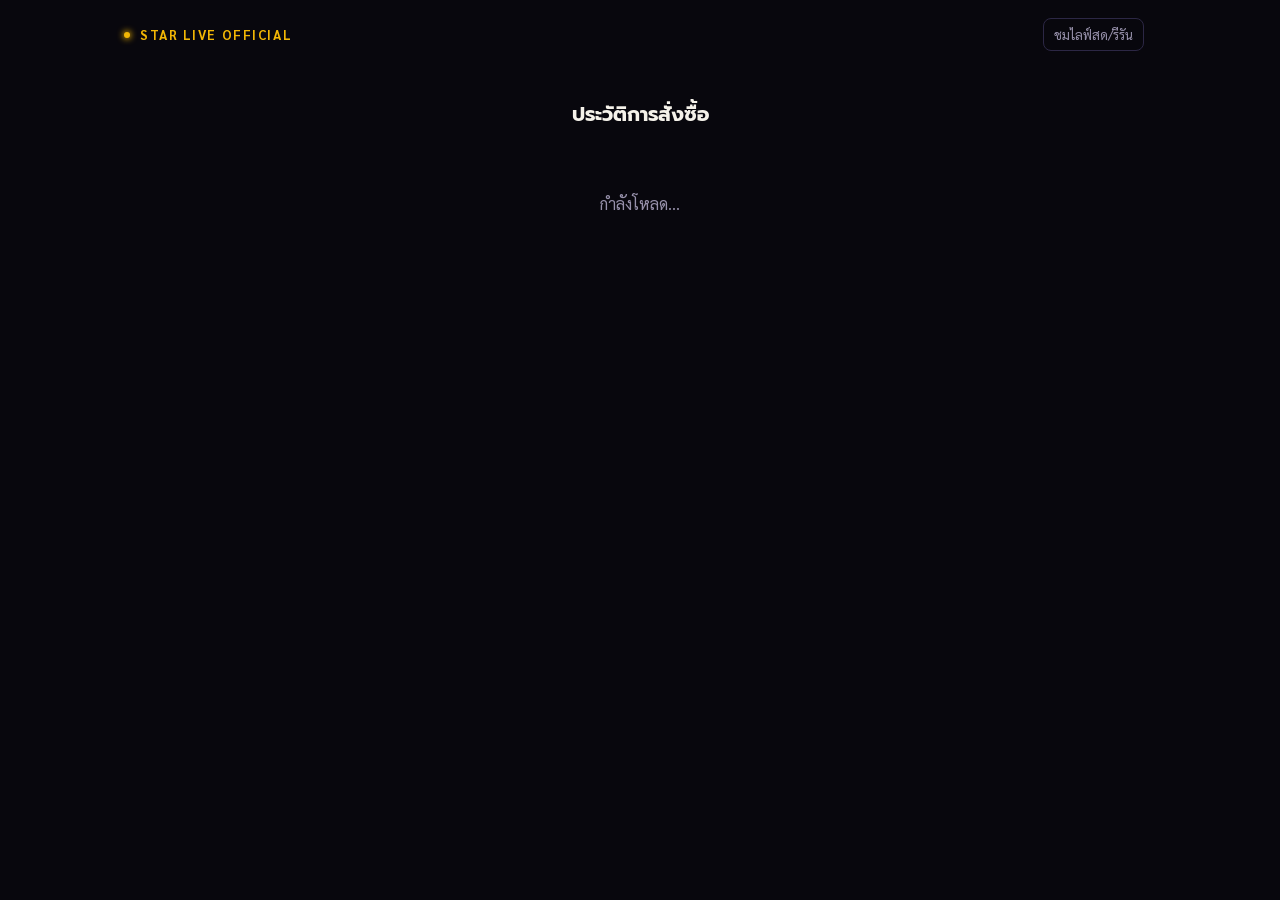
<file: orders.html>
<!DOCTYPE html>
<html lang="th">
<head>
<meta charset="UTF-8" />
<meta name="viewport" content="width=device-width, initial-scale=1.0" />
<title>ประวัติการสั่งซื้อ — Star Live Official</title>
<link rel="preconnect" href="https://fonts.googleapis.com" /> <link rel="icon" type="image/svg+xml" href="data:image/svg+xml,<svg xmlns='http://www.w3.org/2000/svg' viewBox='0 0 24 24'><defs><radialGradient id='g' cx='50%25' cy='50%25' r='50%25'><stop offset='0%25' stop-color='%23FFF275'/><stop offset='60%25' stop-color='%23FFD700'/><stop offset='100%25' stop-color='%23FFA500'/></radialGradient></defs><path d='M12 0C12 6.627 6.627 12 0 12C6.627 12 12 17.373 12 24C12 17.373 17.373 12 24 12C17.373 12 12 6.627 12 0Z' fill='url(%23g)'/></svg>">
<link href="https://fonts.googleapis.com/css2?family=Prompt:wght@500;600;700;800&family=Sarabun:wght@400;500;600&display=swap" rel="stylesheet" />
<link rel="stylesheet" href="./style.css" />
</head>
<body>
<div class="stage-bg"></div>

<header class="home-header">
  <a href="./index.html" class="marquee-brand" style="text-decoration:none;"><span class="bulb"></span> STAR LIVE OFFICIAL</a>
  <div class="home-header-right">
    <a href="./watch.html" class="icon-btn ghost home-watch-btn">ชมไลฟ์สด/รีรัน</a>
    <div id="headerAuthArea"></div>
  </div>
</header>

<main class="home-shell" style="max-width:640px;">
  <h1 class="display" style="font-size:20px; text-align:center; margin:10px 0 24px;">ประวัติการสั่งซื้อ</h1>

  <p id="loadingText" class="muted" style="text-align:center; padding:40px 0;">กำลังโหลด...</p>
  <p id="emptyText" class="muted" style="display:none; text-align:center; padding:40px 0;">ยังไม่มีคำสั่งซื้อ</p>

  <div id="orderList" style="display:flex; flex-direction:column; gap:14px;"></div>
</main>

<script type="module" src="./js/orders.js"></script>
</body>
</html>
</file>
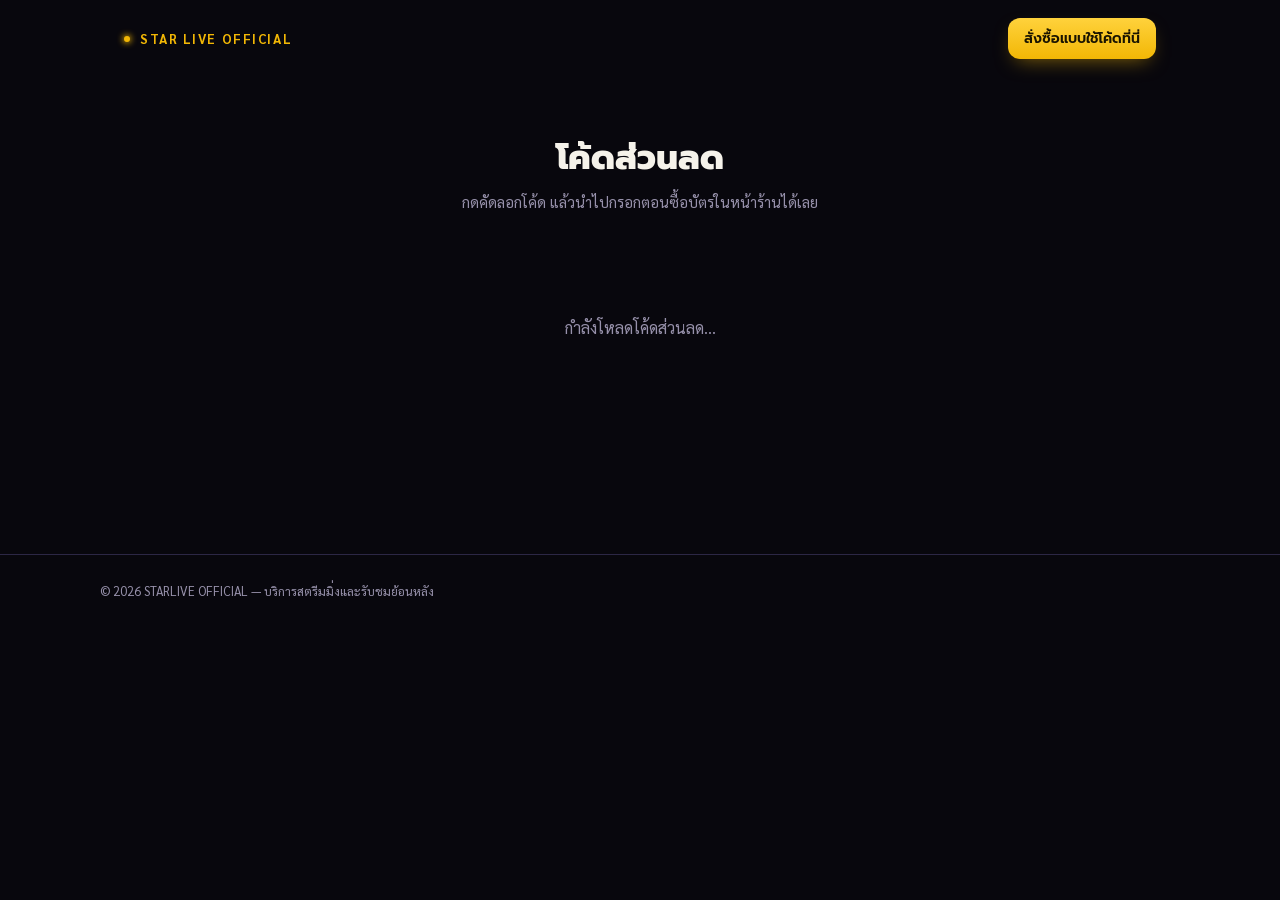
<file: promotion.html>
<!DOCTYPE html>
<html lang="th">
<head>
<meta charset="UTF-8" />
<meta name="viewport" content="width=device-width, initial-scale=1.0" />
<title>โค้ดส่วนลด — Star Live Official</title>
<link rel="preconnect" href="https://fonts.googleapis.com" />
<link rel="icon" type="image/svg+xml" href="data:image/svg+xml,<svg xmlns='http://www.w3.org/2000/svg' viewBox='0 0 24 24'><defs><radialGradient id='g' cx='50%25' cy='50%25' r='50%25'><stop offset='0%25' stop-color='%23FFF275'/><stop offset='60%25' stop-color='%23FFD700'/><stop offset='100%25' stop-color='%23FFA500'/></radialGradient></defs><path d='M12 0C12 6.627 6.627 12 0 12C6.627 12 12 17.373 12 24C12 17.373 17.373 12 24 12C17.373 12 12 6.627 12 0Z' fill='url(%23g)'/></svg>">
<link href="https://fonts.googleapis.com/css2?family=Prompt:wght@500;600;700;800&family=Sarabun:wght@400;500;600&display=swap" rel="stylesheet" />
<link rel="stylesheet" href="./style.css" />
</head>
<body>
<div class="stage-bg"></div>

<header class="home-header">
  <div class="marquee-brand"><span class="bulb"></span> STAR LIVE OFFICIAL</div>
  <div class="home-header-right">
    <a href="./" class="promo-order-btn">สั่งซื้อแบบใช้โค้ดที่นี่</a>
  </div>
</header>

<main class="home-shell">
  <section class="home-hero" style="padding-bottom:30px;">
    <h1 class="display home-hero-title">โค้ดส่วนลด</h1>
    <p class="muted home-hero-sub">กดคัดลอกโค้ด แล้วนำไปกรอกตอนซื้อบัตรในหน้าร้านได้เลย</p>
  </section>

  <section id="promoGrid" class="promo-grid"></section>
  <p id="promoEmpty" class="muted" style="display:none; text-align:center; padding:60px 0;">ตอนนี้ยังไม่มีโค้ดส่วนลด ติดตามโค้ดใหม่ได้ที่นี่เร็ว ๆ นี้</p>
  <p id="promoLoading" class="muted" style="text-align:center; padding:60px 0;">กำลังโหลดโค้ดส่วนลด...</p>
</main>

<footer class="site-footer">
  <div class="site-footer-inner">
    <p class="site-footer-copy">© 2026 STARLIVE OFFICIAL — บริการสตรีมมิ่งและรับชมย้อนหลัง</p>
  </div>
</footer>

<div id="promoToast" class="promo-toast" role="status" aria-live="polite"></div>

<script type="module" src="./js/promotion.js"></script>
</body>
</html>
</file>
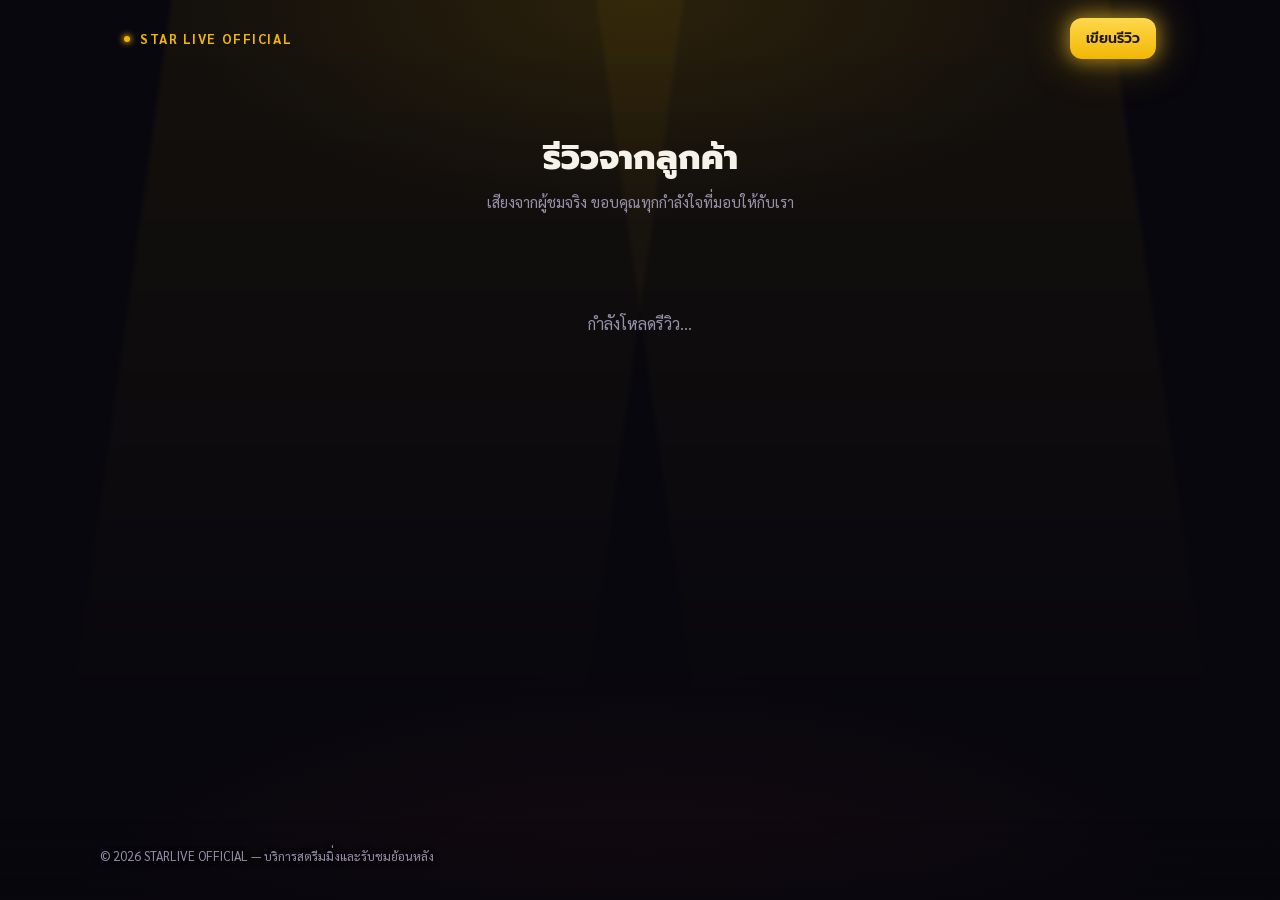
<file: review.html>
<!DOCTYPE html>
<html lang="th">
<head>
<meta charset="UTF-8" />
<meta name="viewport" content="width=device-width, initial-scale=1.0" />
<title>รีวิวจากลูกค้า — Star Live Official</title>
<link rel="icon" type="image/svg+xml" href="data:image/svg+xml,<svg xmlns='http://www.w3.org/2000/svg' viewBox='0 0 24 24'><defs><radialGradient id='g' cx='50%25' cy='50%25' r='50%25'><stop offset='0%25' stop-color='%23FFF275'/><stop offset='60%25' stop-color='%23FFD700'/><stop offset='100%25' stop-color='%23FFA500'/></radialGradient></defs><path d='M12 0C12 6.627 6.627 12 0 12C6.627 12 12 17.373 12 24C12 17.373 17.373 12 24 12C17.373 12 12 6.627 12 0Z' fill='url(%23g)'/></svg>">
<link href="https://fonts.googleapis.com/css2?family=Prompt:wght@500;600;700;800&family=Sarabun:wght@400;500;600&display=swap" rel="stylesheet" />
<link rel="stylesheet" href="./style.css" />
</head>
<body class="review-page">
<div class="stage-bg"></div>
<canvas id="reviewThemeBg" class="review-theme-bg" aria-hidden="true"></canvas>

<header class="home-header">
  <div class="marquee-brand"><span class="bulb"></span> STAR LIVE OFFICIAL</div>
  <div class="home-header-right">
    <button type="button" id="writeReviewBtn" class="promo-order-btn">เขียนรีวิว</button>
  </div>
</header>

<main class="home-shell">
  <section class="home-hero" style="padding-bottom:26px;">
    <h1 class="display home-hero-title">รีวิวจากลูกค้า</h1>
    <p class="muted home-hero-sub">เสียงจากผู้ชมจริง ขอบคุณทุกกำลังใจที่มอบให้กับเรา</p>
  </section>

  <section id="reviewSummary" class="review-summary" style="display:none;" aria-label="สรุปคะแนนรีวิว">
    <div id="rsStars" class="rs-stars" role="img"></div>
    <span id="rsAverage" class="rs-average display">0.0</span>
    <span id="rsTotal" class="rs-total"></span>
  </section>

  <section id="reviewList" class="review-list"></section>
  <p id="reviewEmpty" class="muted" style="display:none; text-align:center; padding:60px 0;">ยังไม่มีรีวิว มาเป็นคนแรกที่รีวิวกันเถอะ</p>
  <p id="reviewLoading" class="muted" style="text-align:center; padding:60px 0;">กำลังโหลดรีวิว...</p>
  <div style="text-align:center; margin:22px 0 10px;">
    <button type="button" id="reviewMoreBtn" class="icon-btn ghost" style="display:none;">ดูรีวิวเพิ่มเติม</button>
  </div>
</main>

<footer class="site-footer">
  <div class="site-footer-inner">
    <p class="site-footer-copy">© 2026 STARLIVE OFFICIAL — บริการสตรีมมิ่งและรับชมย้อนหลัง</p>
  </div>
</footer>

<!-- ฟอร์มเขียนรีวิว -->
<div id="reviewModal" class="review-modal" style="display:none;" role="dialog" aria-modal="true" aria-labelledby="reviewModalTitle">
  <div class="review-modal-card">
    <div style="display:flex; align-items:center; justify-content:space-between; gap:10px;">
      <h2 id="reviewModalTitle" class="display" style="margin:0; font-size:20px;">เขียนรีวิว</h2>
      <button type="button" id="reviewCloseBtn" class="icon-btn ghost" aria-label="ปิด" style="padding:6px 10px;"></button>
    </div>

    <p class="muted" style="font-size:13px; margin:14px 0 6px;">ให้คะแนนความพึงพอใจ</p>
    <div id="starPicker" class="star-picker" role="radiogroup" aria-label="ให้คะแนนดาว"></div>
    <p id="starHint" class="muted" style="font-size:12.5px; min-height:18px; margin:6px 0 0;"></p>

    <label class="field-label" for="reviewNickname" style="margin-top:14px; display:block;">ชื่อ / ชื่อเล่น <span class="muted" style="font-size:11.5px;">(ไม่บังคับ)</span></label>
    <input id="reviewNickname" class="field-input" type="text" maxlength="30" autocomplete="nickname" placeholder="เช่น สตาร์ไลฟ์ (เว้นว่างได้)" />

    <label class="field-label" for="reviewText" style="margin-top:14px; display:block;">ข้อความรีวิว</label>
    <textarea id="reviewText" class="field-input" rows="5" maxlength="500" placeholder="เล่าประสบการณ์การรับชมของคุณ (อย่างน้อย 5 ตัวอักษร)"></textarea>
    <div style="display:flex; justify-content:space-between; gap:10px; margin-top:4px;">
      <span class="muted" style="font-size:12px;">โปรดใช้ถ้อยคำสุภาพ ไม่ใส่ลิงก์ เบอร์โทร หรือข้อมูลติดต่อ</span>
      <span id="reviewCounter" class="muted" style="font-size:12px; white-space:nowrap;">0/500</span>
    </div>

    <!-- ช่องล่อบอท: คนจริงมองไม่เห็นและไม่กรอก -->
    <div class="review-hp" aria-hidden="true">
      <label>เว็บไซต์ <input type="text" id="reviewWebsite" name="website" tabindex="-1" autocomplete="off" /></label>
    </div>

    <p id="reviewError" class="error-text" style="min-height:18px; margin:8px 0 0;"></p>
    <button type="button" id="reviewSubmitBtn" class="btn-marquee" style="width:100%; margin-top:6px;" disabled>ส่งรีวิว</button>
    <p class="muted" style="font-size:11.5px; text-align:center; margin:10px 0 0;">ต้องให้ดาวและเขียนข้อความก่อน จึงจะส่งรีวิวได้</p>
  </div>
</div>

<div id="reviewToast" class="promo-toast" role="status" aria-live="polite"></div>

<script type="module" src="./js/review.js"></script>
</body>
</html>
</file>
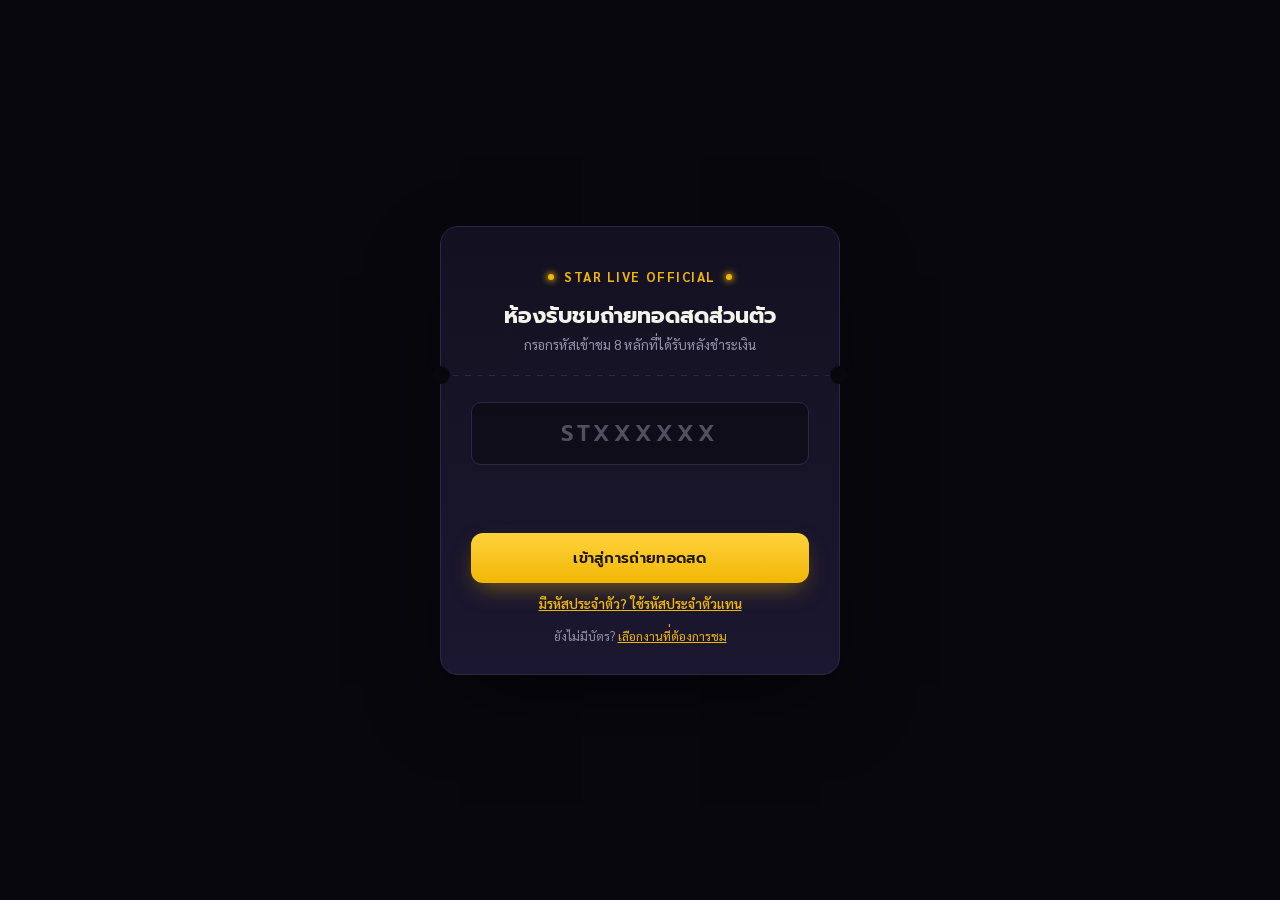
<file: watch.html>
<!DOCTYPE html>
<html lang="th">
<head>
  <meta charset="UTF-8" />
  <meta name="viewport" content="width=device-width, initial-scale=1.0" />
  <title>ชมไลฟ์สด/รีรัน — Star Live Official</title>
  <link rel="preconnect" href="https://fonts.googleapis.com" />
  <link rel="icon" type="image/svg+xml" href="data:image/svg+xml,<svg xmlns='http://www.w3.org/2000/svg' viewBox='0 0 24 24'><defs><radialGradient id='g' cx='50%25' cy='50%25' r='50%25'><stop offset='0%25' stop-color='%23FFF275'/><stop offset='60%25' stop-color='%23FFD700'/><stop offset='100%25' stop-color='%23FFA500'/></radialGradient></defs><path d='M12 0C12 6.627 6.627 12 0 12C6.627 12 12 17.373 12 24C12 17.373 17.373 12 24 12C17.373 12 12 6.627 12 0Z' fill='url(%23g)'/></svg>">
  <link href="https://fonts.googleapis.com/css2?family=Prompt:wght@500;600;700;800&family=Sarabun:wght@400;500;600&display=swap" rel="stylesheet" />
  <link rel="stylesheet" href="./style.css" />
</head>
<body>
  <div class="stage-bg"></div>

  <!-- Top Bar Navbar -->
  <header id="topBar" class="top-bar" style="display:none;">
    <div class="marquee-brand small">
      <span class="bulb"></span> STAR LIVE OFFICIAL
    </div>
    <h2 class="display top-bar-title" id="liveTitle"></h2>
    <span class="live-badge" id="statusBadge">
      <span class="live-dot"></span> LIVE
    </span>
  </header>

  <button id="exitBtn" class="btn-exit btn-exit-floating" style="display:none;">
    ออกจากหน้าชม
  </button>

  <!-- Main Container -->
  <div id="app" style="min-height:100vh; display:flex; align-items:center; justify-content:center; padding:24px;">

    <!-- 1. หน้ากรอกรหัสตั๋วเข้าชม (Passcode Entry Screen) -->
    <div id="codeScreen" class="pass-card">
      <div style="text-align:center;">
        <a href="./index.html" class="marquee-brand" style="text-decoration:none; display:inline-flex;">
          <span class="bulb"></span> STAR LIVE OFFICIAL <span class="bulb"></span>
        </a>
        <h1 class="display" style="font-size:22px; font-weight:700; margin:14px 0 4px;">ห้องรับชมถ่ายทอดสดส่วนตัว</h1>
        <p class="muted" style="font-size:13.5px; margin:0;">กรอกรหัสเข้าชม 8 หลักที่ได้รับหลังชำระเงิน</p>
      </div>

      <div class="perforation"></div>

      <form id="codeForm" autocomplete="off">
        <input
          id="codeInput"
          class="code-input"
          maxlength="8"
          placeholder="STXXXXXX"
          autocapitalize="characters"
          autocomplete="off"
          spellcheck="false"
        />
        <p class="error-text" id="errorText"></p>
        <button type="submit" class="btn-marquee" id="submitBtn">เข้าสู่การถ่ายทอดสด</button>
      </form>
      <p style="text-align:center; font-size:12.5px; margin:12px 0 0;">
        <button type="button" id="memberModeBtn" class="link-btn">มีรหัสประจำตัว? ใช้รหัสประจำตัวแทน</button>
      </p>

      <p class="muted" style="text-align:center; font-size:12.5px; margin:16px 0 0;">
        ยังไม่มีบัตร? <a href="./index.html" style="color:var(--amber, #ffd700);">เลือกงานที่ต้องการชม</a>
      </p>
    </div>

    <!-- 2. หน้าเครื่องเล่นวิดีโอ (Player Screen) -->
    <div id="playerScreen" class="stage-enter player-screen-layout" style="display:none; padding-top:56px; width:100%; max-width:1180px;">
      <div class="player-frame">
        <div class="aspect">
          <iframe 
            id="streamFrame" 
            src="" 
            allow="autoplay; encrypted-media; picture-in-picture" 
            allowfullscreen>
          </iframe>
        </div>
      </div>
      <div id="dayTabContainer" class="day-tabs-wrapper day-tabs-sidebar"></div>
    </div>

  </div>

  <!-- Modal 1: ป๊อปอัปเลือกวันที่จะชม (สำหรับแพ็กเกจหลายวัน) -->
  <div id="daySelectModal" class="modal-overlay" style="display:none;">
    <div class="modal-card">
      <h3 class="display" style="margin-top:0; font-size:18px;">เลือกวันที่ต้องการรับชม</h3>
      <p class="muted" style="font-size:13px; margin-bottom:16px;">รหัสของคุณสามารถเข้าชมได้หลายวัน กรุณาเลือกวันที่ต้องการชม:</p>
      <div id="dayOptionsList" class="day-options-list"></div>
    </div>
  </div>

  <!-- Modal 2: ป๊อปอัปแจ้งกฎและข้อตกลงการรับชม -->
  <div id="rulesModal" class="modal-overlay" style="display:none;">
    <div class="modal-card">
      <h3 class="display" style="margin-top:0; font-size:18px; color:var(--amber, #ffd700);">ข้อตกลงและกฎการรับชม</h3>
      <div 
        id="rulesContent" 
        class="rules-content-box" 
        style="text-align:left; font-size:13.5px; max-height:220px; overflow-y:auto; margin:12px 0; background:rgba(255,255,255,0.05); padding:14px; border-radius:8px; line-height:1.6; white-space:pre-line;"
      >
        <!-- ข้อความกฎระเบียบจะถูก Render ด้วย JavaScript -->
      </div>
      <div style="text-align:left; margin-bottom:16px;">
        <label style="font-size:13px; cursor:pointer; display:inline-flex; align-items:center; gap:6px;">
          <input type="checkbox" id="dontShowAgainCheck" />
          <span>ไม่ต้องแสดงข้อความนี้อีก</span>
        </label>
      </div>
      <button id="acceptRulesBtn" class="btn-marquee" style="width:100%;">รับทราบและเข้าสู่การรับชม</button>
    </div>
  </div>

  <!-- Modal 3: ป๊อปอัปยืนยันออกจากหน้าชม -->
  <div id="exitConfirmModal" class="modal-overlay" style="display:none;">
    <div class="modal-card" style="text-align:center;">
      <h3 class="display" style="margin-top:0; font-size:17px;">ออกจากหน้ารับชม?</h3>
      <p class="muted" style="font-size:13.5px; margin:8px 0 22px;">คุณจะออกจากหน้าการรับชมและคืนสิทธิ์ให้เครื่องอื่นเข้าดูได้</p>
      <div style="display:flex; gap:10px;">
        <button type="button" id="cancelExitBtn" class="icon-btn" style="flex:1;">ยกเลิก</button>
        <button type="button" id="confirmExitBtn" class="btn-marquee" style="flex:1; margin:0;">ออกจากหน้าชม</button>
      </div>
    </div>
  </div>

  <!-- Modal 4: ป๊อปอัป E-Photo (เลือกวัน / ลิงก์พร้อมรับ / ยังไม่พร้อม) -->
  <div id="ephotoModal" class="modal-overlay" style="display:none;">
    <div class="modal-card ephoto-card">
      <button type="button" id="ephotoCloseBtn" class="ephoto-close" aria-label="ปิด">✕</button>
      <div id="ephotoBody"></div>
    </div>
  </div>

  <!-- Script Module -->
  <script type="module" src="./js/watch.js"></script>
</body>
</html>
</file>
<file: style.css>
:root {
  --stage: #08070d;
  --surface: #131120;
  --surface-2: #1b1730;
  --line: #2c2745;
  --amber: #f2b705;
  --amber-dim: #a67d05;
  --crimson: #e8384f;
  --text: #f5f2ea;
  --muted: #9791ab;
  --radius: 18px;
}

* { box-sizing: border-box; }

html, body {
  margin: 0;
  min-height: 100vh;
  background: var(--stage);
  color: var(--text);
  font-family: "Sarabun", "Noto Sans Thai", sans-serif;
  overflow-x: hidden;
}

.display {
  font-family: "Prompt", "Noto Sans Thai", sans-serif;
}

/* Stage backdrop: spotlight beams converging from above */
.stage-bg {
  position: fixed;
  inset: 0;
  z-index: -1;
  background:
    radial-gradient(ellipse 60% 40% at 50% 0%, rgba(242, 183, 5, 0.10), transparent 60%),
    radial-gradient(ellipse 80% 60% at 50% 110%, rgba(232, 56, 79, 0.08), transparent 60%),
    var(--stage);
  overflow: hidden;
}

.stage-bg::before,
.stage-bg::after {
  content: "";
  position: absolute;
  top: -10%;
  width: 40%;
  height: 130%;
  background: linear-gradient(180deg, rgba(242, 183, 5, 0.06), transparent 70%);
  transform: skewX(-8deg);
  filter: blur(2px);
}
.stage-bg::before { left: 8%; }
.stage-bg::after { right: 8%; transform: skewX(8deg); }

/* Marquee wordmark: small amber bulbs framing the brand name */
.marquee-brand {
  display: inline-flex;
  align-items: center;
  gap: 10px;
  letter-spacing: 0.12em;
  font-weight: 700;
  font-size: 13px;
  text-transform: uppercase;
  color: var(--amber);
}
.bulb {
  width: 6px;
  height: 6px;
  border-radius: 50%;
  background: var(--amber);
  box-shadow: 0 0 6px 1px rgba(242, 183, 5, 0.9);
  animation: bulb-pulse 2.4s ease-in-out infinite;
}
.bulb:nth-child(odd) { animation-delay: 0.6s; }
@keyframes bulb-pulse {
  0%, 100% { opacity: 0.35; }
  50% { opacity: 1; }
}

/* Ticket / backstage-pass card */
.pass-card {
  position: relative;
  width: min(400px, 92vw);
  background: linear-gradient(180deg, var(--surface), var(--surface-2));
  border: 1px solid var(--line);
  border-radius: var(--radius);
  padding: 36px 30px 30px;
  box-shadow: 0 30px 80px -20px rgba(0, 0, 0, 0.7);
}

/* Perforated tear-line under the header, like a real ticket stub */
.perforation {
  height: 1px;
  margin: 22px -30px 24px;
  background-image: repeating-linear-gradient(
    90deg, var(--line) 0 6px, transparent 6px 12px
  );
  position: relative;
}
.perforation::before,
.perforation::after {
  content: "";
  position: absolute;
  top: -9px;
  width: 18px;
  height: 18px;
  background: var(--stage);
  border-radius: 50%;
}
.perforation::before { left: -9px; }
.perforation::after { right: -9px; }

/* PIN input / Code input */
.pin-row {
  display: flex;
  gap: 10px;
  justify-content: center;
  margin: 26px 0 8px;
}
.pin-box {
  width: 44px;
  height: 54px;
  text-align: center;
  font-family: "Prompt", sans-serif;
  font-size: 22px;
  font-weight: 600;
  color: var(--text);
  background: rgba(0, 0, 0, 0.35);
  border: 1.5px solid var(--line);
  border-radius: 10px;
  outline: none;
  transition: border-color 0.2s, box-shadow 0.2s, transform 0.15s;
}
.pin-box:focus {
  border-color: var(--amber);
  box-shadow: 0 0 0 3px rgba(242, 183, 5, 0.18), 0 0 14px rgba(242, 183, 5, 0.35);
}
.pin-box.filled {
  border-color: var(--amber-dim);
  box-shadow: 0 0 10px rgba(242, 183, 5, 0.25);
}
.pin-row.shake { animation: shake 0.4s; }
.pin-row.shake .pin-box { border-color: var(--crimson); }

.code-input {
  display: block;
  width: 100%;
  margin: 26px 0 8px;
  padding: 14px 16px;
  text-align: center;
  text-transform: uppercase;
  font-family: "Prompt", sans-serif;
  font-size: 22px;
  font-weight: 600;
  letter-spacing: 0.18em;
  color: var(--text);
  background: rgba(0, 0, 0, 0.35);
  border: 1.5px solid var(--line);
  border-radius: 10px;
  outline: none;
  transition: border-color 0.2s, box-shadow 0.2s, transform 0.15s;
}
.code-input::placeholder {
  color: var(--muted);
  opacity: 0.5;
  letter-spacing: 0.18em;
}
.code-input:focus {
  border-color: var(--amber);
  box-shadow: 0 0 0 3px rgba(242, 183, 5, 0.18), 0 0 14px rgba(242, 183, 5, 0.35);
}
.code-input.filled {
  border-color: var(--amber-dim);
  box-shadow: 0 0 10px rgba(242, 183, 5, 0.25);
}
.code-input.shake { animation: shake 0.4s; border-color: var(--crimson); }

@keyframes shake {
  0%, 100% { transform: translateX(0); }
  20%, 60% { transform: translateX(-6px); }
  40%, 80% { transform: translateX(6px); }
}

/* Buttons */
.btn-marquee {
  width: 100%;
  margin-top: 22px;
  padding: 14px 20px;
  border: none;
  border-radius: 12px;
  font-family: "Prompt", sans-serif;
  font-weight: 600;
  font-size: 15px;
  letter-spacing: 0.02em;
  color: #1a1400;
  background: linear-gradient(180deg, #ffd23c, var(--amber));
  cursor: pointer;
  transition: transform 0.15s, box-shadow 0.15s, opacity 0.15s;
  box-shadow: 0 10px 24px -8px rgba(242, 183, 5, 0.5);
}
.btn-marquee:hover { transform: translateY(-1px); box-shadow: 0 14px 28px -8px rgba(242, 183, 5, 0.6); }
.btn-marquee:active { transform: translateY(0); }
.btn-marquee:disabled { opacity: 0.5; cursor: not-allowed; transform: none; }

.btn-exit {
  display: inline-flex;
  align-items: center;
  gap: 6px;
  border-radius: 999px;
  border: 1.5px solid rgba(232, 56, 79, 0.45);
  background: rgba(232, 56, 79, 0.12);
  color: #ff8b98;
  font-family: "Prompt", "Noto Sans Thai", sans-serif;
  font-weight: 600;
  cursor: pointer;
  transition: all 0.2s ease;
  white-space: nowrap;
}
.btn-exit:hover {
  background: var(--crimson);
  border-color: var(--crimson);
  color: #fff;
}
.btn-exit:active { transform: translateY(1px); }

.btn-secondary {
  display: inline-flex;
  align-items: center;
  gap: 6px;
  border-radius: 999px;
  border: 1.5px solid var(--line);
  background: rgba(27, 23, 48, 0.7);
  color: var(--text);
  font-family: "Prompt", "Noto Sans Thai", sans-serif;
  font-weight: 600;
  cursor: pointer;
  transition: all 0.2s ease;
  white-space: nowrap;
}
.btn-secondary:hover {
  border-color: var(--amber);
  color: var(--amber);
}

.error-text {
  color: var(--crimson);
  font-size: 13.5px;
  text-align: center;
  margin-top: 14px;
  min-height: 18px;
}

/* Curtain transition & Live indicator */
.curtain-exit {
  animation: curtain-out 0.5s cubic-bezier(0.6, 0, 0.4, 1) forwards;
}
@keyframes curtain-out {
  to { opacity: 0; transform: scale(0.92) translateY(-10px); filter: blur(6px); }
}
.stage-enter {
  animation: stage-in 0.6s cubic-bezier(0.2, 0.8, 0.2, 1) 0.15s both;
}
@keyframes stage-in {
  from { opacity: 0; transform: scale(0.97); }
  to { opacity: 1; transform: scale(1); }
}

.live-badge {
  display: inline-flex;
  align-items: center;
  gap: 7px;
  font-family: "Prompt", sans-serif;
  font-size: 12px;
  font-weight: 600;
  letter-spacing: 0.08em;
  color: var(--crimson);
  text-transform: uppercase;
}
.live-dot {
  width: 8px;
  height: 8px;
  border-radius: 50%;
  background: var(--crimson);
  box-shadow: 0 0 8px 2px rgba(232, 56, 79, 0.7);
  animation: bulb-pulse 1.4s ease-in-out infinite;
}

/* Top bar & Player */
.top-bar {
  position: fixed;
  top: 0;
  left: 0;
  right: 0;
  z-index: 50;
  display: flex;
  align-items: center;
  justify-content: space-between;
  padding: 16px 20px;
  background: linear-gradient(180deg, rgba(8, 7, 13, 0.9), transparent);
}
.top-bar-title {
  position: absolute;
  left: 50%;
  top: 50%;
  transform: translate(-50%, -50%);
  margin: 0;
  font-size: 15px;
  font-weight: 700;
  color: var(--text);
  text-align: center;
  white-space: nowrap;
  overflow: hidden;
  text-overflow: ellipsis;
  max-width: 40vw;
  pointer-events: none;
}
.marquee-brand.small {
  font-size: 11px;
  gap: 7px;
  flex-shrink: 0;
}
.top-bar-right {
  display: flex;
  flex-direction: column;
  align-items: flex-end;
  gap: 6px;
  flex-shrink: 0;
}
.btn-exit-floating {
  position: fixed;
  top: 56px;
  right: 20px;
  z-index: 50;
}
.viewer-badge {
  display: inline-flex;
  align-items: center;
  gap: 6px;
  font-family: "Prompt", sans-serif;
  font-size: 12px;
  font-weight: 600;
  color: var(--text);
  background: rgba(255, 255, 255, 0.08);
  border: 1px solid var(--line);
  padding: 5px 12px;
  border-radius: 20px;
}
.icon-eye {
  flex-shrink: 0;
  color: var(--amber);
}

.player-screen-layout {
  display: flex;
  align-items: flex-start;
  justify-content: center;
  gap: 18px;
  text-align: left;
  margin: 0 auto;
}
.player-frame {
  flex: 1 1 auto;
  min-width: 0;
  width: min(920px, 94vw);
  border-radius: var(--radius);
  overflow: hidden;
  border: 1px solid var(--line);
  background: #000;
  box-shadow: 0 30px 80px -20px rgba(0, 0, 0, 0.8);
}
.player-frame .aspect {
  position: relative;
  width: 100%;
  padding-top: 56.25%;
}
.player-frame iframe {
  position: absolute;
  inset: 0;
  width: 100%;
  height: 100%;
  border: 0;
}

/* Admin panel & Settings */
.admin-shell {
  max-width: 880px;
  margin: 0 auto;
  padding: 40px 20px 80px;
}
.admin-card {
  background: linear-gradient(180deg, var(--surface), var(--surface-2));
  border: 1px solid var(--line);
  border-radius: var(--radius);
  padding: 24px;
}
.field-label {
  display: block;
  font-size: 12.5px;
  color: var(--muted);
  margin-bottom: 6px;
  letter-spacing: 0.02em;
}
.field-input {
  width: 100%;
  padding: 11px 13px;
  background: rgba(0, 0, 0, 0.3);
  border: 1.5px solid var(--line);
  border-radius: 10px;
  color: var(--text);
  font-family: "Sarabun", sans-serif;
  font-size: 14.5px;
  outline: none;
  transition: border-color 0.2s;
}
.field-input:focus { border-color: var(--amber); }

.session-row {
  display: flex;
  align-items: center;
  justify-content: space-between;
  gap: 14px;
  padding: 16px;
  border: 1px solid var(--line);
  border-radius: 14px;
  background: rgba(0, 0, 0, 0.2);
}
.pin-chip {
  font-family: "Prompt", monospace;
  letter-spacing: 0.15em;
  font-size: 14px;
  background: rgba(242, 183, 5, 0.12);
  color: var(--amber);
  padding: 4px 10px;
  border-radius: 8px;
  border: 1px solid rgba(242, 183, 5, 0.25);
}

.toggle {
  position: relative;
  width: 42px;
  height: 24px;
  border-radius: 20px;
  background: var(--line);
  border: none;
  cursor: pointer;
  transition: background 0.2s;
  flex-shrink: 0;
}
.toggle.on { background: var(--amber); }
.toggle::after {
  content: "";
  position: absolute;
  top: 3px;
  left: 3px;
  width: 18px;
  height: 18px;
  border-radius: 50%;
  background: #fff;
  transition: transform 0.2s;
}
.toggle.on::after { transform: translateX(18px); }

.icon-btn {
  background: transparent;
  border: 1px solid var(--line);
  color: var(--muted);
  border-radius: 8px;
  padding: 7px 10px;
  cursor: pointer;
  font-size: 13px;
  font-family: "Sarabun", sans-serif;
  transition: border-color 0.2s, color 0.2s;
}
.icon-btn:hover { border-color: var(--crimson); color: var(--crimson); }
.icon-btn.ghost:hover { border-color: var(--amber); color: var(--amber); }

.muted { color: var(--muted); }

/* Modal & Dialogs */
.modal-overlay {
  position: fixed;
  inset: 0;
  z-index: 100;
  display: flex;
  align-items: center;
  justify-content: center;
  padding: 24px;
  background: rgba(8, 7, 13, 0.72);
  backdrop-filter: blur(3px);
  animation: modal-fade 0.18s ease-out both;
}
@keyframes modal-fade { from { opacity: 0; } to { opacity: 1; } }
.modal-card {
  width: min(420px, 92vw);
  max-height: 88vh;
  overflow-y: auto;
  animation: stage-in 0.22s cubic-bezier(0.2, 0.8, 0.2, 1) both;
  background: #18181b;
  border: 1px solid rgba(255, 255, 255, 0.15);
  border-radius: 16px;
  padding: 24px;
  box-shadow: 0 20px 40px rgba(0, 0, 0, 0.5);
  text-align: center;
  color: #fff;
}

/* Homepage layout */
.home-header {
  display: flex;
  align-items: center;
  justify-content: space-between;
  padding: 18px 24px;
  max-width: 1080px;
  margin: 0 auto;
}
.home-header-right {
  display: flex;
  align-items: center;
  gap: 12px;
}
.home-watch-btn { text-decoration: none; display: inline-block; }
.header-auth-row { display: flex; align-items: center; gap: 6px; }
.header-auth-row .icon-btn { text-decoration: none; display: inline-block; }

.profile-menu-wrap { position: relative; }
.profile-avatar {
  width: 38px;
  height: 38px;
  border-radius: 50%;
  border: 1.5px solid var(--line);
  background: var(--surface-2);
  color: var(--amber);
  font-family: "Prompt", sans-serif;
  font-weight: 700;
  font-size: 14px;
  display: flex;
  align-items: center;
  justify-content: center;
  cursor: pointer;
  overflow: hidden;
  padding: 0;
}
.profile-avatar img { width: 100%; height: 100%; object-fit: cover; }
.profile-avatar:hover { border-color: var(--amber); }
.profile-dropdown {
  position: absolute;
  top: calc(100% + 10px);
  right: 0;
  min-width: 190px;
  background: linear-gradient(180deg, var(--surface), var(--surface-2));
  border: 1px solid var(--line);
  border-radius: 12px;
  padding: 6px;
  box-shadow: 0 20px 50px -15px rgba(0, 0, 0, 0.7);
  z-index: 60;
}
.profile-dropdown-item {
  display: block;
  width: 100%;
  text-align: left;
  padding: 10px 12px;
  border-radius: 8px;
  border: none;
  background: transparent;
  color: var(--text);
  font-family: "Sarabun", sans-serif;
  font-size: 13.5px;
  text-decoration: none;
  cursor: pointer;
}
.profile-dropdown-item:hover { background: rgba(242, 183, 5, 0.1); color: var(--amber); }

.home-shell { max-width: 1080px; margin: 0 auto; padding: 20px 24px 100px; }
.home-hero { text-align: center; padding: 40px 0 44px; }
.home-hero-title { font-size: 34px; font-weight: 800; line-height: 1.25; margin: 0 0 12px; }
.home-hero-sub { font-size: 15px; margin: 0; }

.event-grid {
  display: grid;
  width: 100%;
  gap: 16px;
  grid-template-columns: repeat(2, 1fr);
}

@media (min-width: 768px) {
  .event-grid {
    grid-template-columns: repeat(4, 1fr);
    gap: 20px;
  }
}

.event-card {
  background: linear-gradient(180deg, var(--surface), var(--surface-2));
  border: 1px solid var(--line);
  border-radius: var(--radius);
  overflow: hidden;
  cursor: pointer;
  transition: transform 0.18s, border-color 0.18s;
}
.event-card:hover { transform: translateY(-4px); border-color: var(--amber-dim); }
.event-card-banner {
  position: relative;
  aspect-ratio: 3 / 4;
  background-size: cover;
  background-position: center;
  background-color: rgba(0, 0, 0, 0.35);
  display: flex;
  align-items: flex-end;
}
.event-card-banner-fallback {
  width: 100%;
  padding: 16px;
  font-family: "Prompt", sans-serif;
  font-weight: 700;
  font-size: 16px;
  text-align: center;
  color: var(--muted);
}
.event-card-badge {
  position: absolute;
  top: 12px;
  left: 12px;
  background: rgba(8, 7, 13, 0.75);
  padding: 5px 10px;
  border-radius: 20px;
}
.event-card-hot {
  position: absolute;
  top: 12px;
  right: 12px;
  display: inline-flex;
  align-items: center;
  gap: 4px;
  padding: 5px 10px;
  border-radius: 20px;
  font-family: "Prompt", sans-serif;
  font-size: 11px;
  font-weight: 600;
  color: #1a1204;
  background: linear-gradient(135deg, #ffd84a, #ff8a3d);
  box-shadow: 0 2px 10px rgba(255, 138, 61, 0.45);
}
.event-card-badge-rerun {
  font-family: "Prompt", sans-serif;
  font-size: 11px;
  font-weight: 600;
  letter-spacing: 0.06em;
  color: var(--amber);
  text-transform: uppercase;
}
.event-card-body { padding: 14px 16px 18px; }
.event-card-title {
  font-size: 15px;
  font-weight: 700;
  margin: 0 0 8px;
  overflow: hidden;
  text-overflow: ellipsis;
  white-space: nowrap;
}
.event-card-meta {
  display: flex;
  flex-direction: column;
  align-items: flex-start;
  gap: 6px;
}
.event-card-date {
  font-size: 11.5px;
  color: var(--muted);
  overflow: hidden;
  text-overflow: ellipsis;
  white-space: nowrap;
  max-width: 100%;
}
.event-card-price {
  display: inline-block;
  color: var(--amber);
  font-weight: 700;
  font-size: 12.5px;
  background: rgba(242, 183, 5, 0.12);
  border: 1px solid rgba(242, 183, 5, 0.28);
  border-radius: 20px;
  padding: 3px 10px;
  white-space: nowrap;
}

/* Login page */
.login-shell {
  min-height: 100vh;
  display: flex;
  flex-direction: row;
}
.login-brand-panel {
  flex: 1;
  display: flex;
  flex-direction: column;
  justify-content: center;
  padding: 60px;
}
.login-brand-headline { font-size: 32px; font-weight: 800; line-height: 1.3; margin: 18px 0 10px; }
.login-brand-sub { font-size: 14.5px; max-width: 380px; margin: 0; }
.login-form-panel {
  flex: 1;
  display: flex;
  align-items: center;
  justify-content: center;
  padding: 40px 24px;
}
.link-btn {
  background: none;
  border: none;
  color: var(--amber);
  font-family: "Sarabun", sans-serif;
  font-size: 13px;
  font-weight: 600;
  cursor: pointer;
  padding: 0;
  text-decoration: underline;
}
.google-btn {
  width: 100%;
  display: flex;
  align-items: center;
  justify-content: center;
  gap: 10px;
  padding: 12px 16px;
  border-radius: 10px;
  border: 1.5px solid var(--line);
  background: rgba(255, 255, 255, 0.04);
  color: var(--text);
  font-family: "Sarabun", sans-serif;
  font-size: 14px;
  font-weight: 600;
  cursor: pointer;
  transition: border-color 0.2s, background 0.2s;
}
.google-btn:hover { border-color: var(--amber-dim); background: rgba(255, 255, 255, 0.07); }
.login-divider {
  display: flex;
  align-items: center;
  gap: 12px;
  margin: 18px 0;
  color: var(--muted);
  font-size: 12px;
}
.login-divider::before, .login-divider::after {
  content: "";
  flex: 1;
  height: 1px;
  background: var(--line);
}

/* Event Detail */
.event-detail-banner {
  width: 100%;
  aspect-ratio: 16 / 6;
  border-radius: var(--radius);
  background-size: cover;
  background-position: center;
  background-color: rgba(0, 0, 0, 0.35);
  border: 1px solid var(--line);
  margin-bottom: 26px;
}
.event-detail-banner-fallback {
  display: flex;
  align-items: center;
  justify-content: center;
  font-family: "Prompt", sans-serif;
  font-weight: 700;
  font-size: 20px;
  color: var(--muted);
  text-align: center;
  padding: 20px;
}
.event-detail-grid {
  display: grid;
  grid-template-columns: 1.4fr 1fr;
  gap: 28px;
  align-items: start;
}
.event-detail-title { font-size: 24px; font-weight: 800; margin: 0; }
.event-detail-purchase { position: sticky; top: 20px; }
.package-tabs { display: flex; flex-direction: column; gap: 10px; }
.package-tab.active {
  border-color: var(--amber);
  background: rgba(242, 183, 5, 0.16);
}

/* Payment page */
.qr-wrap {
  display: flex;
  justify-content: center;
  padding: 10px 0 4px;
}
.qr-wrap img {
  width: 200px;
  height: 200px;
  border-radius: 12px;
  background: #fff;
  padding: 10px;
}
.slip-dropzone {
  margin-top: 8px;
  border: 1.5px dashed var(--line);
  border-radius: 12px;
  padding: 18px;
  text-align: center;
  cursor: pointer;
  transition: border-color 0.2s, background 0.2s;
  color: var(--muted);
  font-size: 13.5px;
}
.slip-dropzone:hover { border-color: var(--amber-dim); background: rgba(242, 183, 5, 0.05); }
.slip-dropzone img {
  max-width: 100%;
  max-height: 220px;
  border-radius: 8px;
  margin-bottom: 10px;
}
.access-code-display {
  font-family: "Prompt", monospace;
  font-weight: 700;
  font-size: 26px;
  letter-spacing: 0.15em;
  color: var(--amber);
  text-align: center;
  padding: 12px;
  background: rgba(242, 183, 5, 0.08);
  border: 1px solid rgba(242, 183, 5, 0.25);
  border-radius: 10px;
}
.spinner {
  width: 40px;
  height: 40px;
  margin: 0 auto;
  border: 3px solid var(--line);
  border-top-color: var(--amber);
  border-radius: 50%;
  animation: spin 0.8s linear infinite;
}
@keyframes spin { to { transform: rotate(360deg); } }
.verify-icon {
  width: 56px;
  height: 56px;
  margin: 0 auto;
  border-radius: 50%;
  display: flex;
  align-items: center;
  justify-content: center;
  font-size: 26px;
  font-weight: 700;
}
.verify-icon-success { background: rgba(70, 200, 130, 0.15); color: #46c882; }
.verify-icon-failed { background: rgba(232, 56, 79, 0.15); color: var(--crimson); }

.status-pill {
  font-family: "Sarabun", sans-serif;
  font-weight: 600;
  text-transform: none;
  letter-spacing: normal;
  white-space: nowrap;
}
.status-paid { color: #46c882 !important; }
.status-pending_payment { color: var(--amber) !important; }
.status-failed { color: var(--crimson) !important; }
.status-cancelled, .status-verifying { color: var(--muted) !important; }

/* Admin tabs & rows */
.admin-tabs {
  display: flex;
  gap: 8px;
  margin-bottom: 20px;
  border-bottom: 1px solid var(--line);
}
.admin-tab-btn {
  background: none;
  border: none;
  border-bottom: 2px solid transparent;
  color: var(--muted);
  font-family: "Prompt", sans-serif;
  font-weight: 600;
  font-size: 14px;
  padding: 10px 4px;
  cursor: pointer;
  margin-bottom: -1px;
}
.admin-tab-btn.active { color: var(--amber); border-bottom-color: var(--amber); }

.day-row {
  display: flex;
  align-items: center;
  gap: 8px;
  flex-wrap: wrap;
}
.package-row {
  display: flex;
  align-items: center;
  gap: 12px;
  border: 1px solid var(--line);
  border-radius: 10px;
  padding: 10px 12px;
}

/* Day tabs wrapper for streaming */
.day-tabs-wrapper {
  display: flex;
  justify-content: center;
  align-items: center;
  gap: 10px;
  margin: 0 auto 16px;
  width: min(920px, 94vw);
  flex-wrap: wrap;
}
/* Day tabs shown as a vertical sidebar to the right of the player */
.day-tabs-sidebar {
  flex: 0 0 200px;
  width: 200px;
  margin: 0;
  flex-wrap: nowrap;
  flex-direction: column;
  align-items: stretch;
  justify-content: flex-start;
  gap: 8px;
}
.day-tabs-sidebar .day-tab-btn {
  width: 100%;
  justify-content: flex-start;
}
.day-tab-btn {
  display: inline-flex;
  align-items: center;
  gap: 8px;
  padding: 10px 18px;
  border-radius: 12px;
  border: 1.5px solid var(--line);
  background: rgba(27, 23, 48, 0.6);
  color: var(--text);
  font-family: "Prompt", sans-serif;
  font-size: 13.5px;
  font-weight: 600;
  cursor: pointer;
  transition: all 0.2s ease;
}
.day-tab-btn:hover:not(:disabled) {
  border-color: var(--amber);
  background: rgba(242, 183, 5, 0.12);
  transform: translateY(-1px);
}
.day-tab-btn.active {
  border-color: var(--amber);
  background: linear-gradient(180deg, #ffd23c, var(--amber));
  color: #1a1400;
  box-shadow: 0 6px 18px -4px rgba(242, 183, 5, 0.4);
}
.day-tab-btn:disabled {
  opacity: 0.45;
  cursor: not-allowed;
  border-color: transparent;
  background: rgba(0, 0, 0, 0.2);
}

.icon-svg {
  width: 15px;
  height: 15px;
  display: inline-block;
  vertical-align: middle;
  flex-shrink: 0;
}
.icon-live-dot {
  width: 8px;
  height: 8px;
  border-radius: 50%;
  background-color: var(--crimson);
  display: inline-block;
  box-shadow: 0 0 8px var(--crimson);
}

.day-options-list {
  display: flex;
  flex-direction: column;
  gap: 10px;
}
.day-option-btn {
  display: flex;
  align-items: center;
  justify-content: space-between;
  padding: 12px 16px;
  background: rgba(255, 255, 255, 0.05);
  border: 1px solid rgba(255, 255, 255, 0.1);
  border-radius: 10px;
  color: #fff;
  cursor: pointer;
  transition: all 0.2s ease;
}
.day-option-btn:hover:not(:disabled) {
  background: rgba(255, 255, 255, 0.15);
  border-color: var(--amber);
}
.day-option-btn:disabled {
  opacity: 0.5;
  cursor: not-allowed;
}
.day-status.live {
  color: #ef4444;
  font-weight: 600;
}
.day-status.rerun {
  color: #3b82f6;
  font-weight: 600;
}

/* Responsive Media Queries */
@media (max-width: 760px) {
  .login-shell { flex-direction: column; }
  .login-brand-panel { padding: 40px 24px 20px; text-align: center; align-items: center; }
  .login-brand-headline { font-size: 24px; }
  .login-form-panel { padding: 16px 20px 50px; }
  .home-hero-title { font-size: 24px; }
  .home-header { padding: 14px 14px; gap: 8px; }
  .home-header .marquee-brand { font-size: 11px; letter-spacing: 0.05em; gap: 6px; white-space: nowrap; }
  .home-header-right { gap: 6px; }
  .home-header .icon-btn { font-size: 12px; padding: 7px 10px; white-space: nowrap; line-height: 1.3; }
  .home-header .profile-avatar { width: 34px; height: 34px; font-size: 12.5px; }
  
  .event-card-body { padding: 10px 12px 14px; }
  .event-card-title { font-size: 13.5px; }
  .event-card-date { font-size: 10.5px; }
  .event-card-price { font-size: 11.5px; padding: 3px 9px; }

  .event-detail-grid { grid-template-columns: 1fr; }
  .event-detail-purchase { position: static; }
  .event-detail-banner { aspect-ratio: 16 / 9; }

  .player-screen-layout { flex-direction: column; align-items: center; }
  .day-tabs-sidebar {
    flex: 0 0 auto;
    width: min(920px, 94vw);
    flex-direction: row;
    flex-wrap: wrap;
    justify-content: center;
  }
  .day-tabs-sidebar .day-tab-btn { width: auto; justify-content: center; }
}

@media (max-width: 420px) {
  .top-bar { padding: 12px 10px; }
  .marquee-brand.small { font-size: 8.5px; gap: 4px; }
  .top-bar-title { font-size: 12px; max-width: 34vw; }
  .viewer-badge, .live-badge { font-size: 10px; padding: 4px 8px; }
  .top-bar-right { gap: 4px; }
  .btn-exit-floating { top: 48px; right: 10px; font-size: 11px; padding: 4px 9px; }
}

/* ---------- Footer ---------- */
.site-footer {
  border-top: 1px solid var(--line);
  margin-top: 40px;
  padding: 28px 24px 36px;
}
.site-footer-inner {
  max-width: 1080px;
  margin: 0 auto;
  display: flex;
  flex-wrap: wrap;
  align-items: center;
  justify-content: space-between;
  gap: 14px;
}
.site-footer-copy {
  font-size: 12.5px;
  color: var(--muted);
  margin: 0;
}
.site-footer-social {
  display: flex;
  gap: 10px;
}
.site-footer-icon {
  width: 36px;
  height: 36px;
  border-radius: 50%;
  border: 1px solid var(--line);
  background: var(--surface-2);
  color: var(--muted);
  display: flex;
  align-items: center;
  justify-content: center;
  text-decoration: none;
  transition: border-color 0.2s, color 0.2s, transform 0.2s;
}
.site-footer-icon:hover {
  border-color: var(--amber-dim);
  color: var(--amber);
  transform: translateY(-2px);
}

@media (max-width: 420px) {
  .site-footer-inner { justify-content: center; text-align: center; flex-direction: column; }
}

/* ---------- Admin: mobile fixes (แก้ตัวหนังสือ/ปุ่มซ้อนกันบนจอแคบ) ---------- */
@media (max-width: 640px) {
  .admin-shell { padding: 20px 12px 60px; }
  .admin-card { padding: 16px; }

  /* แท็บบนสุด (งาน/ออเดอร์/ออกรหัสไลน์/กำลังดูอยู่ตอนนี้) ให้ตกบรรทัดได้แทนที่จะยัดแถวเดียว */
  .admin-tabs {
    flex-wrap: wrap;
    row-gap: 6px;
    column-gap: 14px;
  }
  .admin-tab-btn {
    font-size: 12.5px;
    padding: 8px 2px;
    white-space: nowrap;
  }

  /* การ์ดแถวงาน/ออเดอร์/ผู้ชม: สลับจากแนวนอนเป็นสองชั้น (ข้อความบน ปุ่ม/สถานะล่าง) */
  .session-row {
    flex-direction: column;
    align-items: stretch;
    gap: 12px;
    padding: 14px;
  }
  .session-row > div:first-child {
    width: 100%;
  }
  .session-row > div:last-child {
    width: 100%;
    flex-wrap: wrap !important;
    justify-content: flex-start !important;
  }
  /* ชื่องาน/เลขออเดอร์ที่เคยตัดด้วย ellipsis บรรทัดเดียว ให้ขึ้นบรรทัดใหม่ได้แทนการซ้อนทับ */
  .session-row > div:first-child > div:first-child {
    white-space: normal !important;
    overflow: visible !important;
    text-overflow: unset !important;
  }

  /* dropdown เปลี่ยนสถานะงาน/ตัวกรองออเดอร์ ให้เต็มความกว้างแทนบีบเล็ก */
  .session-row .status-select {
    width: 100% !important;
  }

  /* รหัสเข้าชม (pin-chip) ในการ์ดออเดอร์: บังคับให้ขึ้นบรรทัดใหม่เสมอ
     ไม่ให้ตำแหน่งเลื่อนไปมาตามความยาวข้อความก่อนหน้าที่ไม่เท่ากันในแต่ละการ์ด */
  .session-row .pin-chip {
    display: block !important;
    width: fit-content;
    margin-top: 6px;
  }

  .package-row { flex-wrap: wrap; }
}

@media (prefers-reduced-motion: reduce) {
  * { animation: none !important; transition: none !important; }
}

/* ---------- Settings modal: category menu ---------- */
.settings-menu {
  display: flex;
  flex-direction: column;
  gap: 10px;
}
.settings-menu-item {
  display: flex;
  align-items: center;
  gap: 14px;
  width: 100%;
  background: rgba(255, 255, 255, 0.03);
  border: 1px solid var(--line);
  border-radius: 12px;
  padding: 14px 16px;
  cursor: pointer;
  text-align: left;
  transition: border-color 0.18s, background 0.18s, transform 0.18s;
}
.settings-menu-item:hover {
  border-color: var(--amber-dim);
  background: rgba(242, 183, 5, 0.06);
  transform: translateY(-1px);
}
.settings-menu-icon {
  display: flex;
  align-items: center;
  justify-content: center;
  flex-shrink: 0;
  width: 40px;
  height: 40px;
  border-radius: 10px;
  color: var(--amber);
  background: rgba(242, 183, 5, 0.1);
}
.settings-menu-icon .ico {
  display: block;
}
#settingsTitle .ico,
#settingsBackBtn .ico,
#closeSettingsBtn .ico {
  display: block;
  flex-shrink: 0;
}
#settingsBackBtn,
#closeSettingsBtn {
  align-items: center;
  justify-content: center;
}
.settings-menu-text {
  flex: 1;
  min-width: 0;
  display: flex;
  flex-direction: column;
  gap: 2px;
}
.settings-menu-text strong {
  font-family: "Prompt", sans-serif;
  font-size: 14px;
  font-weight: 600;
  color: var(--text);
}
.settings-menu-text small {
  font-size: 12px;
  color: var(--muted);
}
.settings-menu-arrow {
  display: flex;
  align-items: center;
  color: var(--muted);
  flex-shrink: 0;
}
.settings-category {
  animation: settings-slide-in 0.18s ease-out both;
}
@keyframes settings-slide-in {
  from { opacity: 0; transform: translateX(8px); }
  to { opacity: 1; transform: translateX(0); }
}


/* ===== E-Photo ===== */
.ephoto-btn {
  display: inline-flex;
  align-items: center;
  justify-content: center;
  gap: 8px;
  width: 100%;
  margin-top: 6px;
  padding: 11px 18px;
  border-radius: 12px;
  border: 1.5px solid rgba(255, 210, 60, 0.55);
  background: linear-gradient(180deg, rgba(255, 210, 60, 0.18), rgba(242, 183, 5, 0.08));
  color: #ffd23c;
  font-family: "Prompt", sans-serif;
  font-size: 13.5px;
  font-weight: 600;
  cursor: pointer;
  transition: all 0.2s ease;
}
.ephoto-btn:hover {
  background: linear-gradient(180deg, #ffd23c, var(--amber, #f2b705));
  color: #1a1400;
  transform: translateY(-1px);
}
.ephoto-btn .icon-svg { width: 16px; height: 16px; }
.day-tabs-sidebar .ephoto-btn { width: 100%; }

.ephoto-card { position: relative; padding-top: 30px; }
.ephoto-close {
  position: absolute;
  top: 10px;
  right: 12px;
  width: 30px;
  height: 30px;
  border: none;
  border-radius: 50%;
  background: rgba(255, 255, 255, 0.08);
  color: #fff;
  cursor: pointer;
  font-size: 13px;
}
.ephoto-close:hover { background: rgba(255, 255, 255, 0.18); }
.ephoto-icon {
  width: 64px;
  height: 64px;
  margin: 0 auto 14px;
  display: flex;
  align-items: center;
  justify-content: center;
  border-radius: 50%;
  background: rgba(255, 210, 60, 0.12);
  border: 1.5px solid rgba(255, 210, 60, 0.4);
  color: #ffd23c;
}
.ephoto-icon .icon-svg { width: 28px; height: 28px; }
.ephoto-icon-ready { background: rgba(70, 200, 130, 0.14); border-color: rgba(70, 200, 130, 0.5); color: #46c882; }
.ephoto-title { margin: 0 0 8px; font-size: 18px; }
.ephoto-sub { font-size: 13.5px; line-height: 1.7; margin: 0 0 18px; }
.ephoto-open-link { display: block; text-decoration: none; text-align: center; margin-top: 4px; }
.ephoto-later-btn { width: 100%; margin-top: 10px; padding: 11px 16px; justify-content: center; }


/* ===== ปุ่มรีเฟรชออเดอร์ (วงกลม) ===== */
.order-refresh-btn {
  flex-shrink: 0;
  width: 46px;
  height: 46px;
  border-radius: 12px;
  display: inline-flex;
  align-items: center;
  justify-content: center;
  border: 1.5px solid rgba(255, 210, 60, 0.55);
  background: rgba(255, 210, 60, 0.1);
  color: #ffd23c;
  cursor: pointer;
  transition: background 0.2s ease, transform 0.2s ease;
}
.order-refresh-btn:hover { background: rgba(255, 210, 60, 0.22); }
.order-refresh-btn:disabled { cursor: default; opacity: 0.8; }
.order-refresh-btn.is-spinning svg { animation: order-refresh-spin 0.8s linear infinite; }
@keyframes order-refresh-spin { to { transform: rotate(360deg); } }

/* ไอคอน SVG ทั่วไป (แทนอิโมจิ) */
.ico { flex-shrink: 0; }
.verify-icon .ico { display: block; }
.ephoto-close { display: flex; align-items: center; justify-content: center; }

/* ปุ่มเข้าร่วมกลุ่ม LINE */
.btn-line {
  display: flex;
  align-items: center;
  justify-content: center;
  gap: 10px;
  width: 100%;
  box-sizing: border-box;
  padding: 12px 16px;
  border-radius: 12px;
  background: #06c755;
  color: #fff;
  font-weight: 700;
  font-size: 15px;
  text-decoration: none;
  box-shadow: 0 6px 18px rgba(6, 199, 85, 0.25);
}
.btn-line:hover { filter: brightness(1.06); }
.btn-line .ico { border-radius: 7px; box-shadow: 0 0 0 2px #fff; }

/* กล่องบอกวิธีเข้าประวัติการสั่งซื้อ (หน้ารหัสเข้าชม) */
.tip-box {
  text-align: left;
  border: 1px dashed var(--line, #2c2745);
  border-radius: 12px;
  padding: 12px 14px;
  font-size: 13px;
  line-height: 1.7;
}
.tip-steps { display: flex; align-items: center; flex-wrap: wrap; gap: 8px; margin-top: 8px; }
.tip-avatar {
  width: 28px; height: 28px; border-radius: 50%;
  background: var(--amber, #f2b705); color: #1a1200;
  display: inline-flex; align-items: center; justify-content: center;
}
.tip-chip {
  border: 1px solid var(--line, #2c2745);
  border-radius: 8px; padding: 4px 10px; font-size: 12.5px;
}

/* ============================================================
   หน้าโปรโมชั่น (/promotion)
   ============================================================ */
.promo-order-btn {
  display: inline-block;
  padding: 10px 16px;
  border-radius: 12px;
  background: linear-gradient(180deg, #ffd23c, var(--amber));
  color: #1a1400;
  font-family: "Prompt", sans-serif;
  font-weight: 600;
  font-size: 14px;
  text-decoration: none;
  box-shadow: 0 8px 20px -8px rgba(242, 183, 5, 0.55);
  white-space: nowrap;
}
.promo-order-btn:hover { filter: brightness(1.06); }

.promo-grid {
  display: grid;
  grid-template-columns: repeat(2, minmax(0, 1fr));
  gap: 12px;
}
@media (min-width: 768px) {
  .promo-grid { grid-template-columns: repeat(4, minmax(0, 1fr)); gap: 16px; }
}

.promo-card {
  position: relative;
  aspect-ratio: 1 / 1;
  display: flex;
  flex-direction: column;
  gap: 8px;
  padding: 14px;
  border-radius: 22px;
  border: 1px solid rgba(242, 183, 5, 0.35);
  background:
    radial-gradient(120% 90% at 0% 0%, rgba(242, 183, 5, 0.14), transparent 60%),
    linear-gradient(180deg, rgba(28, 24, 46, 0.95), rgba(16, 14, 28, 0.95));
  box-sizing: border-box;
  min-width: 0;
}
.promo-card-soon { border-style: dashed; }
.promo-card-top { display: flex; align-items: flex-start; justify-content: space-between; gap: 6px; }
.promo-amount {
  font-family: "Prompt", sans-serif;
  font-weight: 800;
  font-size: clamp(26px, 8vw, 36px);
  line-height: 1.05;
  color: #ffd84a;
  text-shadow: 0 0 18px rgba(242, 183, 5, 0.45);
}
.promo-chip {
  font-size: 10.5px;
  padding: 3px 8px;
  border-radius: 999px;
  border: 1px solid rgba(242, 183, 5, 0.6);
  color: var(--amber);
  white-space: nowrap;
}
.promo-code-row {
  display: flex;
  align-items: center;
  justify-content: space-between;
  gap: 6px;
  padding: 5px 5px 5px 8px;
  border-radius: 10px;
  border: 1px dashed rgba(242, 183, 5, 0.5);
  background: rgba(255, 255, 255, 0.04);
  min-width: 0;
}
.promo-code {
  font-family: "Prompt", sans-serif;
  font-weight: 700;
  font-size: var(--code-size, 15px);
  letter-spacing: 0.04em;
  color: #fff;
  white-space: nowrap;
  user-select: all;
}
.promo-copy {
  flex-shrink: 0;
  width: 30px;
  height: 30px;
  display: inline-flex;
  align-items: center;
  justify-content: center;
  border-radius: 8px;
  border: 1px solid rgba(242, 183, 5, 0.5);
  background: rgba(242, 183, 5, 0.12);
  color: var(--amber);
  cursor: pointer;
}
.promo-copy:hover { background: rgba(242, 183, 5, 0.22); }
.promo-copy.done { background: var(--amber); color: #1a1400; }
.promo-details { margin: auto 0 0; display: flex; flex-direction: column; gap: 3px; min-width: 0; }
.promo-details div { display: flex; gap: 6px; font-size: 11px; line-height: 1.35; min-width: 0; }
.promo-details dt { margin: 0; color: var(--muted, #9a96b0); flex-shrink: 0; }
.promo-details dd {
  margin: 0;
  color: #f1eee6;
  min-width: 0;
  overflow: hidden;
  text-overflow: ellipsis;
  white-space: nowrap;
}
@media (min-width: 768px) {
  .promo-card { padding: 18px; gap: 10px; }
  .promo-details div { font-size: 12.5px; }
  .promo-code { font-size: calc(var(--code-size, 15px) + 2px); }
  .promo-details dd { white-space: normal; display: -webkit-box; -webkit-line-clamp: 2; -webkit-box-orient: vertical; }
}

.promo-toast {
  position: fixed;
  left: 50%;
  bottom: 28px;
  transform: translate(-50%, 20px);
  padding: 10px 18px;
  border-radius: 999px;
  background: #1c182e;
  border: 1px solid rgba(242, 183, 5, 0.5);
  color: #fff;
  font-size: 13.5px;
  opacity: 0;
  pointer-events: none;
  transition: opacity 0.2s, transform 0.2s;
  z-index: 50;
}
.promo-toast.show { opacity: 1; transform: translate(-50%, 0); }

/* ============================================================
   ระบบรีวิว (/review + ส่วนรีวิวในหน้าแรก)
   ============================================================ */
.rv-star { fill: none; stroke: #ffd21f; stroke-width: 1.8; stroke-linejoin: round; transition: fill 0.15s, transform 0.15s; }
.rv-star.on { fill: #ffd21f; }

.review-theme-bg {
  position: fixed;
  inset: 0;
  width: 100%;
  height: 100%;
  z-index: -1;
  pointer-events: none;
  display: none;
}
body.review-page { background: transparent; }
body.review-page[data-review-theme] .stage-bg { display: none; }

.review-list {
  display: flex;
  flex-direction: column;
  gap: 14px;
  max-width: 760px;
  margin: 0 auto;
}
.review-card {
  background: rgba(19, 17, 32, 0.82);
  border: 1px solid var(--line);
  border-radius: 14px;
  padding: 16px 20px;
  backdrop-filter: blur(6px);
  -webkit-backdrop-filter: blur(6px);
  box-shadow: 0 10px 28px -14px rgba(0, 0, 0, 0.7);
}
.review-stars { display: flex; gap: 3px; line-height: 0; margin-bottom: 10px; }
.review-text {
  margin: 0;
  font-size: 14.5px;
  line-height: 1.65;
  color: var(--text);
  white-space: pre-wrap;
  overflow-wrap: anywhere;
}

.review-modal {
  position: fixed;
  inset: 0;
  z-index: 1000;
  background: rgba(4, 3, 8, 0.72);
  align-items: center;
  justify-content: center;
  padding: 16px;
}
.review-modal-card {
  width: 100%;
  max-width: 440px;
  max-height: 92vh;
  overflow-y: auto;
  background: var(--surface);
  border: 1px solid var(--line);
  border-radius: 18px;
  padding: 22px;
  box-shadow: 0 30px 60px -20px rgba(0, 0, 0, 0.8);
}
.star-picker { display: flex; gap: 6px; }
.star-btn { background: none; border: 0; padding: 2px; cursor: pointer; line-height: 0; border-radius: 8px; }
.star-btn:hover .rv-star, .star-btn:focus-visible .rv-star { transform: scale(1.12); }
.star-btn:focus-visible { outline: 2px solid var(--amber); }
#reviewText { resize: vertical; min-height: 110px; }
.review-hp { position: absolute; left: -9999px; width: 1px; height: 1px; overflow: hidden; }

@media (max-width: 560px) {
  .review-card { padding: 14px 16px; }
  .star-picker { justify-content: center; }
}
@media (prefers-reduced-motion: reduce) {
  .rv-star, .star-btn:hover .rv-star { transition: none; transform: none; }
}

/* หน้ารีวิว: footer ชิดล่างสุดเสมอ ไม่ลอย + ปุ่มเขียนรีวิวสีเหลืองมีแสงฟุ้ง */
body.review-page { display: flex; flex-direction: column; min-height: 100vh; }
body.review-page .home-shell { width: 100%; box-sizing: border-box; flex: 0 0 auto; }
body.review-page .site-footer {
  margin-top: auto;
  border-top: 0;
  background: linear-gradient(to top, rgba(8, 7, 13, 0.82), rgba(8, 7, 13, 0));
  text-shadow: 0 1px 6px rgba(0, 0, 0, 0.8);
}
#writeReviewBtn {
  border: 0;
  outline: 0;
  cursor: pointer;
  font-family: "Prompt", sans-serif;
  background: linear-gradient(180deg, #ffd84d, #f2b705);
  box-shadow: 0 0 18px 2px rgba(255, 210, 60, 0.5), 0 0 42px 6px rgba(242, 183, 5, 0.28);
  transition: box-shadow 0.2s, transform 0.2s;
}
#writeReviewBtn:hover { box-shadow: 0 0 24px 4px rgba(255, 210, 60, 0.7), 0 0 56px 10px rgba(242, 183, 5, 0.36); transform: translateY(-1px); }
#writeReviewBtn:focus-visible { box-shadow: 0 0 0 3px rgba(255, 255, 255, 0.55), 0 0 24px 4px rgba(255, 210, 60, 0.6); }
body.review-page .home-header,
body.review-page .site-footer { width: 100%; box-sizing: border-box; }

/* ชื่อผู้รีวิว + วันที่เวลา ใต้ข้อความรีวิว */
.review-meta { display: flex; flex-wrap: wrap; align-items: center; gap: 6px; margin-top: 12px; font-size: 12.5px; color: var(--muted); }
.review-name { color: var(--amber); font-weight: 600; overflow-wrap: anywhere; }
.review-dot { opacity: 0.6; }

/* ป๊อปอัปยืนยันของหน้าแอดมิน (รีวิว) */
.rv-dialog-overlay { position: fixed; inset: 0; z-index: 100000; background: rgba(4, 3, 8, 0.74); display: flex; align-items: center; justify-content: center; padding: 16px; animation: rvFade 0.15s ease; }
.rv-dialog { width: 100%; max-width: 380px; background: var(--surface); border: 1px solid var(--line); border-radius: 18px; padding: 26px 22px 20px; text-align: center; box-shadow: 0 30px 60px -20px rgba(0, 0, 0, 0.85); animation: rvPop 0.18s ease; }
.rv-dialog-icon { width: 54px; height: 54px; border-radius: 50%; margin: 0 auto 14px; display: flex; align-items: center; justify-content: center; background: rgba(232, 56, 79, 0.14); border: 1.5px solid rgba(232, 56, 79, 0.5); color: #ff6b81; }
.rv-dialog h3 { margin: 0 0 8px; font-size: 18px; font-family: "Prompt", sans-serif; }
.rv-dialog p { margin: 0 0 20px; font-size: 14px; line-height: 1.6; color: var(--muted); }
.rv-dialog-quote { margin: 0 0 20px; padding: 10px 12px; border-radius: 10px; background: rgba(0, 0, 0, 0.3); border: 1px solid var(--line); font-size: 13px; color: var(--text); text-align: left; overflow-wrap: anywhere; display: -webkit-box; -webkit-line-clamp: 3; -webkit-box-orient: vertical; overflow: hidden; }
.rv-dialog-actions { display: flex; gap: 10px; }
.rv-dialog-actions button { flex: 1; padding: 11px 12px; border-radius: 12px; font-family: "Prompt", sans-serif; font-weight: 600; font-size: 14px; cursor: pointer; }
.rv-btn-cancel { background: transparent; border: 1px solid var(--line); color: var(--text); }
.rv-btn-cancel:hover { border-color: var(--muted); }
.rv-btn-danger { border: 0; color: #fff; background: linear-gradient(135deg, #ff8a8a, #e8384f); box-shadow: 0 10px 26px -8px rgba(232, 56, 79, 0.6); }
.rv-btn-danger:hover { filter: brightness(1.08); }
.rv-dialog-actions button:focus-visible { outline: 2px solid var(--amber); outline-offset: 2px; }
@keyframes rvFade { from { opacity: 0; } to { opacity: 1; } }
@keyframes rvPop { from { opacity: 0; transform: scale(0.94); } to { opacity: 1; transform: scale(1); } }

/* สรุปคะแนนรีวิว (แถวเดียว: ดาว  คะแนน  จากกี่รีวิว) */
.review-summary {
  display: flex;
  align-items: center;
  justify-content: center;
  flex-wrap: wrap;
  gap: 8px 14px;
  max-width: 760px;
  margin: 0 auto 22px;
  text-shadow: 0 1px 8px rgba(0, 0, 0, 0.7);
}
.rs-stars { position: relative; display: inline-block; line-height: 0; }
.rs-stars-base, .rs-stars-fill { display: flex; white-space: nowrap; }
.rs-stars-fill { position: absolute; left: 0; top: 0; overflow: hidden; }
.rs-stars svg { flex: 0 0 auto; width: 26px; height: 26px; }
.rs-average { font-size: 24px; font-weight: 800; line-height: 1; color: #fff; }
.rs-total { font-size: 15px; color: #cbb8ee; }
@media (max-width: 560px) {
  .rs-stars svg { width: 22px; height: 22px; }
  .rs-average { font-size: 21px; }
  .rs-total { font-size: 14px; }
}


/* ============================================================
   ออกแบบป้าย (หน้าแอดมิน)
   ============================================================ */
.sign-cell-card {
  padding: 10px;
  border-radius: 12px;
  border: 1px solid var(--line, #2c2745);
  background: rgba(255, 255, 255, 0.03);
}
.sign-sub.active { outline: 2px solid var(--amber, #f2b705); }
</file>
<file: cardshop.css>
/* CARD SHOP — STARLIVE OFFICIAL (ใช้ร่วมกับ style.css) */
.cs-header{position:sticky;top:0;z-index:30;display:flex;align-items:center;gap:14px;flex-wrap:wrap;padding:12px 20px;background:rgba(8,7,13,.92);backdrop-filter:blur(10px);border-bottom:1px solid var(--line)}
.cs-nav{display:flex;gap:6px}.cs-nav a,.cs-nav button{color:var(--text);text-decoration:none;font:600 13px Prompt,sans-serif;padding:8px 12px;border-radius:10px;background:none;border:0;cursor:pointer}
.cs-nav a:hover,.cs-nav button:hover,.cs-nav .on{background:var(--surface-2);color:var(--amber)}
.cs-search{flex:1;min-width:160px;max-width:380px}.cs-right{margin-left:auto;display:flex;align-items:center;gap:12px}
.cs-cart-btn{position:relative;width:44px;height:44px;border-radius:12px;border:1.5px solid rgba(255,210,60,.5);background:rgba(255,210,60,.1);color:#ffd23c;font-size:20px;cursor:pointer}
.cs-badge{position:absolute;top:-6px;right:-6px;min-width:20px;height:20px;border-radius:10px;background:var(--crimson);color:#fff;font:700 11px Prompt;display:flex;align-items:center;justify-content:center;padding:0 5px}
.cs-shell{max-width:1180px;margin:0 auto;padding:28px 20px 80px}.cs-hero{text-align:center;padding:30px 0 22px}
.cs-chips{display:flex;gap:8px;flex-wrap:wrap;margin-bottom:22px}.cs-chip{padding:8px 16px;border-radius:999px;border:1px solid var(--line);background:var(--surface);color:var(--text);font:600 13px Prompt;cursor:pointer}
.cs-chip.on{background:var(--amber);color:#1a1400;border-color:var(--amber)}
/* ตารางสินค้า: มือถือ 2 ช่อง / แท็บเล็ตและคอมพิวเตอร์ 4 ช่อง (เหมือนหน้าร้านไลฟ์ .event-grid) */
.cs-grid{display:grid;grid-template-columns:repeat(2,1fr);gap:16px;width:100%}
.cs-grid>*{min-width:0}
@media (min-width:768px){.cs-grid{grid-template-columns:repeat(4,1fr);gap:20px}}
/* มือถือ 2 ช่อง: ลดขนาดตัวอักษร/ระยะห่างในการ์ดให้พอดีช่องที่แคบลง */
@media (max-width:767px){
  .cs-body{padding:10px 10px 12px}
  .cs-name{font-size:13px}
  .cs-price{font-size:16px}
  .cs-stock{font-size:11px}
  .cs-add{padding:9px 6px;font-size:12px}
  .cs-tag{font-size:10px;padding:2px 7px}
}
.cs-card{background:var(--surface);border:1px solid var(--line);border-radius:var(--radius);overflow:hidden;display:flex;flex-direction:column;transition:transform .2s,border-color .2s}
.cs-card:hover{transform:translateY(-4px);border-color:var(--amber-dim)}
.cs-img{position:relative;aspect-ratio:3/4;background:var(--surface-2)}.cs-img img{width:100%;height:100%;object-fit:cover}
.cs-tags{position:absolute;top:8px;left:8px;display:flex;flex-direction:column;gap:4px}.cs-tag{font:700 11px Prompt;padding:3px 9px;border-radius:8px;background:var(--amber);color:#1a1400;width:fit-content}
.cs-tag.hot{background:var(--crimson);color:#fff}.cs-body{padding:12px 14px 14px;display:flex;flex-direction:column;gap:6px;flex:1}
.cs-name{font:600 14px Prompt;line-height:1.35}.cs-price{font:700 18px Prompt;color:var(--amber)}.cs-price s{font:400 12px Sarabun;color:var(--muted);margin-left:6px}
.cs-stock{font-size:12px;color:var(--muted)}.cs-stock.low{color:var(--crimson)}
.cs-add{margin-top:auto;padding:10px;border-radius:12px;border:0;background:var(--amber);color:#1a1400;font:700 13px Prompt;cursor:pointer}.cs-add:disabled{background:var(--surface-2);color:var(--muted);cursor:not-allowed}
.cs-layer{position:fixed;inset:0;z-index:50;background:rgba(0,0,0,.65);display:none;justify-content:flex-end}.cs-layer.center{justify-content:center;align-items:center}
.cs-panel{background:var(--surface);width:min(440px,100%);height:100%;overflow:auto;padding:20px;border-left:1px solid var(--line)}
.cs-layer.center .cs-panel{height:auto;max-height:92vh;border-radius:var(--radius);border:1px solid var(--line)}
.cs-row{display:flex;gap:12px;align-items:center;padding:12px 0;border-bottom:1px solid var(--line)}.cs-row img{width:52px;height:70px;object-fit:cover;border-radius:8px;background:var(--surface-2)}
.cs-qty{display:flex;align-items:center;gap:8px}.cs-qty button{width:28px;height:28px;border-radius:8px;border:1px solid var(--line);background:var(--surface-2);color:var(--text);cursor:pointer}
.cs-sum{display:flex;justify-content:space-between;padding:6px 0;font-size:14px}.cs-sum.total{font:700 18px Prompt;color:var(--amber)}
.cs-form{display:grid;grid-template-columns:1fr 1fr;gap:10px}.cs-form .full{grid-column:1/-1}
.cs-toast{position:fixed;bottom:24px;left:50%;transform:translateX(-50%);background:var(--surface-2);border:1px solid var(--amber-dim);padding:10px 18px;border-radius:12px;z-index:90;display:none;font-size:14px}
.cs-st{display:inline-block;padding:2px 10px;border-radius:8px;font:600 12px Prompt;background:var(--surface-2)}
.cs-x{float:right;background:none;border:0;color:var(--muted);font-size:20px;cursor:pointer;display:inline-flex;align-items:center}
.ca{max-width:1100px;margin:0 auto;padding:20px 16px 80px}.ca-top{display:flex;align-items:center;gap:12px;flex-wrap:wrap;margin-bottom:18px}
.ca-menu{display:flex;gap:6px;flex-wrap:wrap;margin-bottom:18px;border-bottom:1px solid var(--line);padding-bottom:10px}
.ca-menu button{padding:9px 14px;border-radius:10px;border:0;background:none;color:var(--text);font:600 13px Prompt;cursor:pointer}.ca-menu button.on{background:var(--amber);color:#1a1400}
.ca-card{background:var(--surface);border:1px solid var(--line);border-radius:14px;padding:14px;margin-bottom:12px}
.ca-stats{display:grid;grid-template-columns:repeat(auto-fit,minmax(180px,1fr));gap:12px}.ca-stat b{display:block;font:800 26px Prompt;color:var(--amber)}
.ca-grid{display:grid;grid-template-columns:1fr 1fr;gap:10px}.ca-grid .full{grid-column:1/-1}
.ca-row{display:flex;gap:12px;align-items:center;flex-wrap:wrap}.ca-row img{width:48px;height:64px;object-fit:cover;border-radius:8px;background:var(--surface-2)}
.ca-st{display:inline-block;padding:2px 10px;border-radius:8px;font:600 12px Prompt;background:var(--surface-2)}
.ca-detail{margin-top:10px;padding-top:10px;border-top:1px dashed var(--line);font-size:13px}
.ca-detail img.slip{max-width:260px;border-radius:10px;display:block;margin:8px 0}

/* ===== ไอคอนของระบบ (SVG แทนอิโมจิ) ===== */
.cs-ic{width:1.15em;height:1.15em;vertical-align:-.2em;flex-shrink:0}
.cs-chip .cs-ic{margin-right:4px}.cs-tag .cs-ic{width:11px;height:11px;margin-right:3px}
.cs-big-ic{width:56px;height:56px;color:#46c882;margin:0 auto 8px;display:block}

/* ===== ปุ่มสลับระบบแอดมิน (ที่ STAR LIVE OFFICIAL — ADMIN) ===== */
.sys-switch{position:relative}
.sys-brand{background:none;border:0;font:inherit;color:inherit;cursor:pointer;display:inline-flex;align-items:center;gap:8px;padding:0}
.sys-caret{width:14px;height:14px;transition:transform .2s}
.sys-brand[aria-expanded="true"] .sys-caret{transform:rotate(180deg)}
.sys-menu{position:absolute;top:calc(100% + 10px);left:0;min-width:210px;z-index:60;background:var(--surface);border:1px solid var(--line);border-radius:12px;padding:6px;box-shadow:0 14px 30px rgba(0,0,0,.5)}
.sys-menu a{display:flex;align-items:center;justify-content:space-between;gap:10px;padding:10px 12px;border-radius:8px;color:var(--text);text-decoration:none;font:600 13px Prompt,sans-serif}
.sys-menu a:hover{background:var(--surface-2)}.sys-menu a.on{color:var(--amber)}

/* ===== ป๊อปอัพหลังบ้าน CARD SHOP ===== */
.ca-modal{text-align:left;width:min(540px,94vw)}
.ca-modal h3{margin:0 0 10px;color:var(--amber)}

/* ===== สแกนบาร์โค้ด Tracking ===== */
.ca-scan{position:relative;margin-top:12px;border-radius:14px;overflow:hidden;background:#000;aspect-ratio:4/3;border:1px solid var(--line)}
.ca-scan video{width:100%;height:100%;object-fit:cover;display:block}
.ca-scan::after{content:"";position:absolute;inset:18% 10%;border:2px solid rgba(255,210,60,.85);border-radius:12px;pointer-events:none}
.ca-scan-line{position:absolute;left:12%;right:12%;height:2px;background:var(--amber);box-shadow:0 0 12px var(--amber);animation:ca-scan-move 1.8s ease-in-out infinite;pointer-events:none}
@keyframes ca-scan-move{0%,100%{top:24%}50%{top:74%}}
</file>
